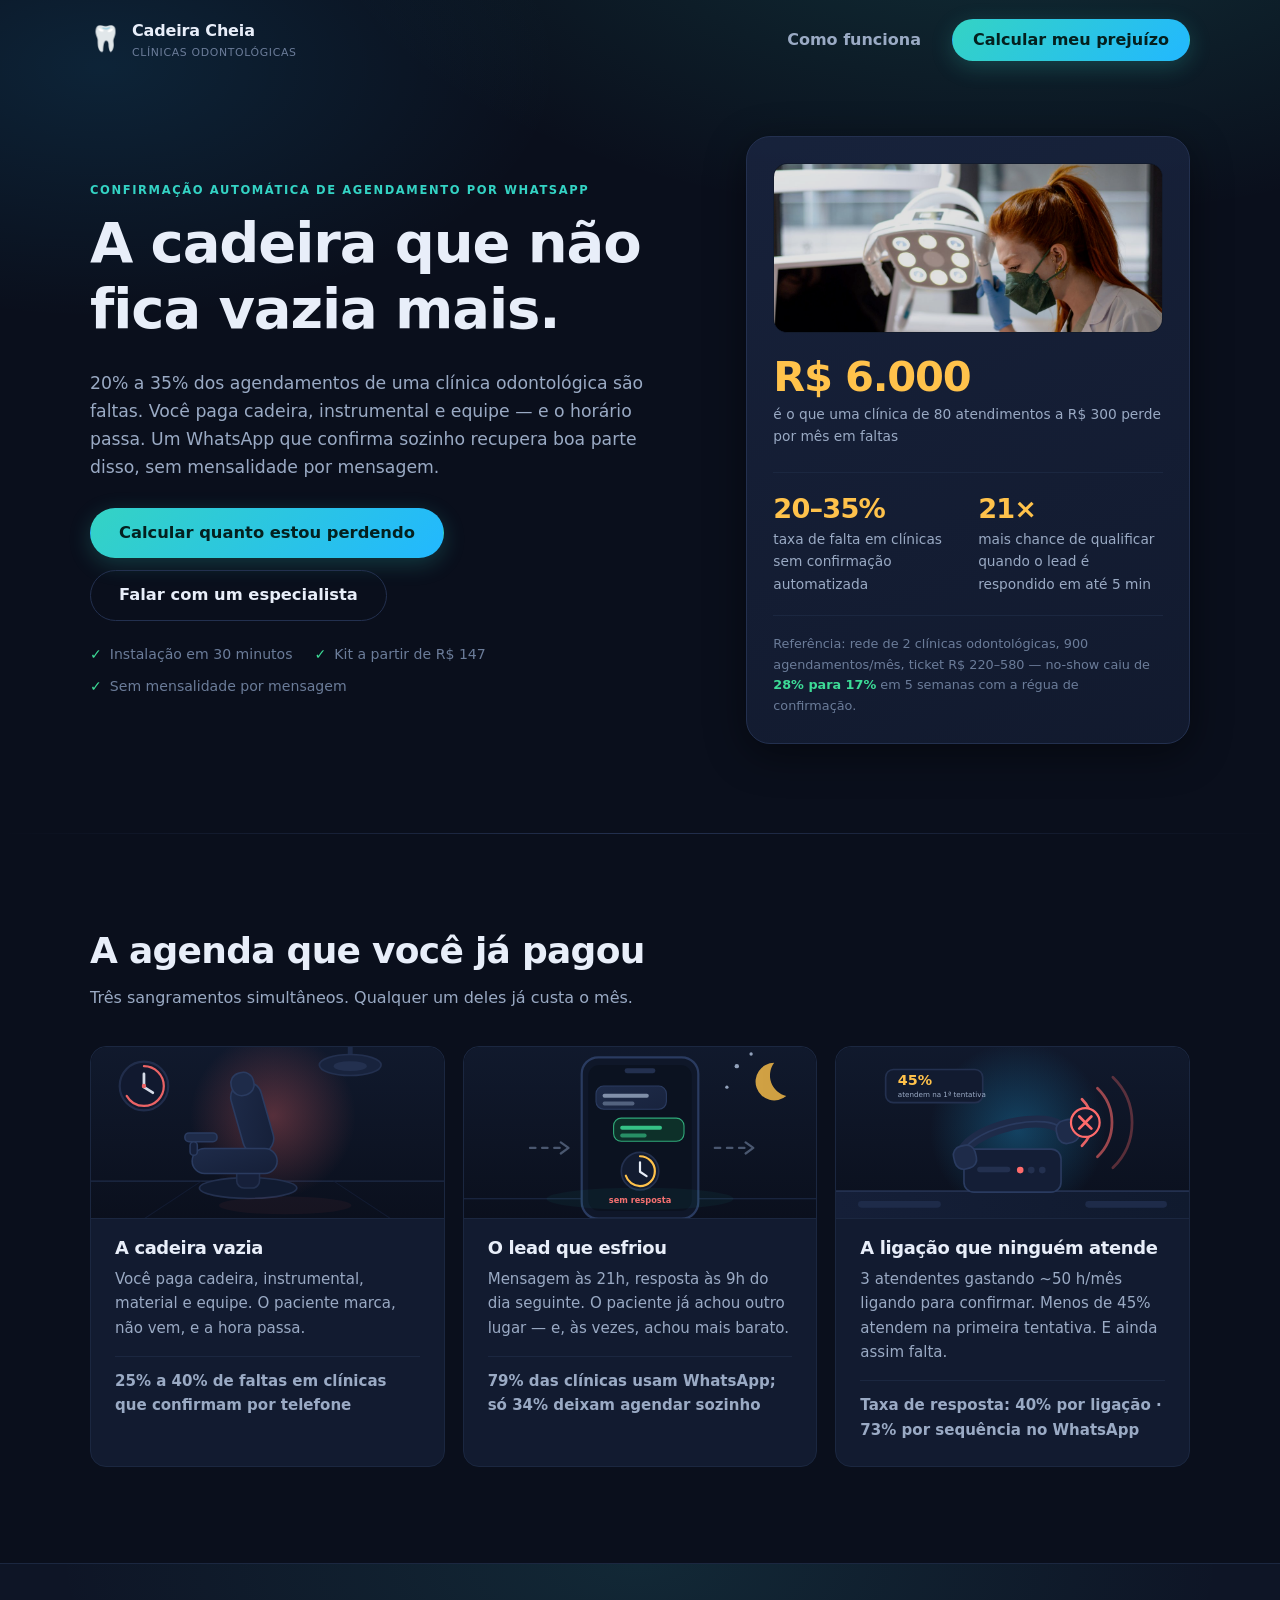
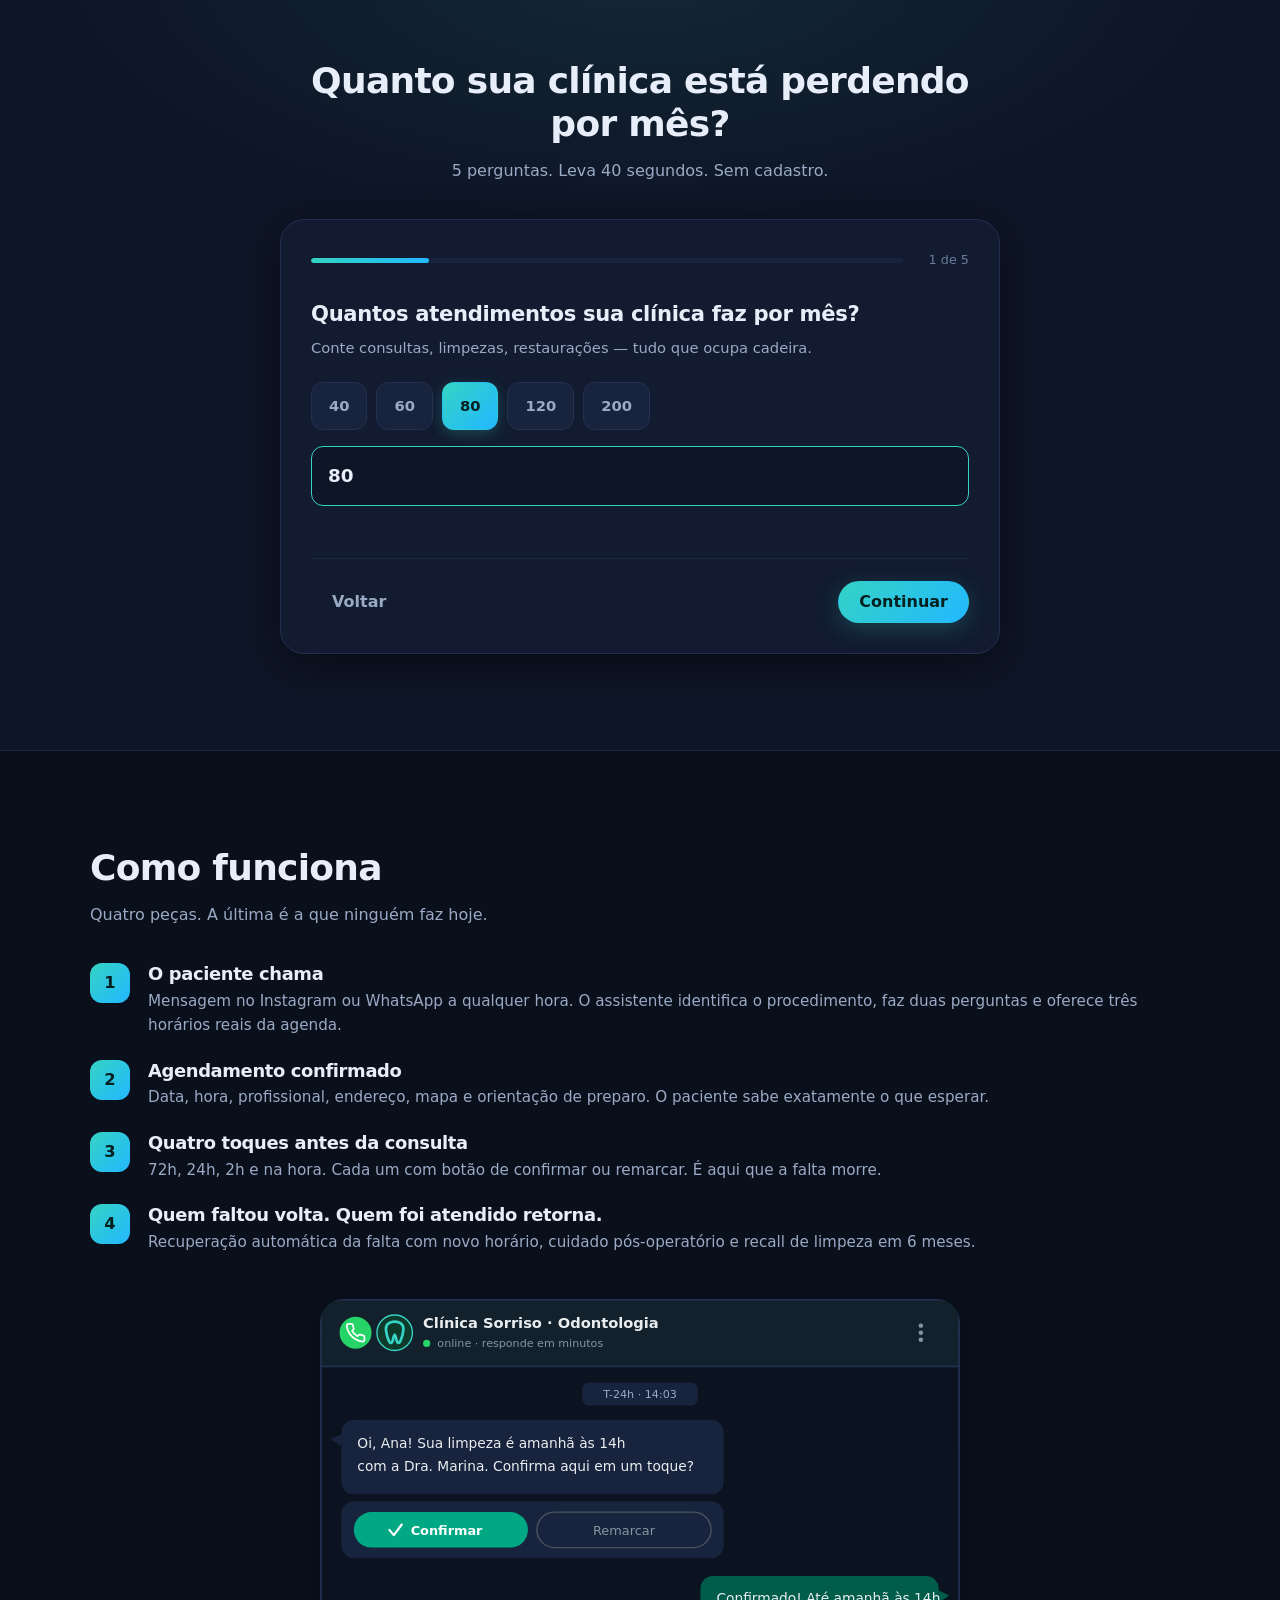
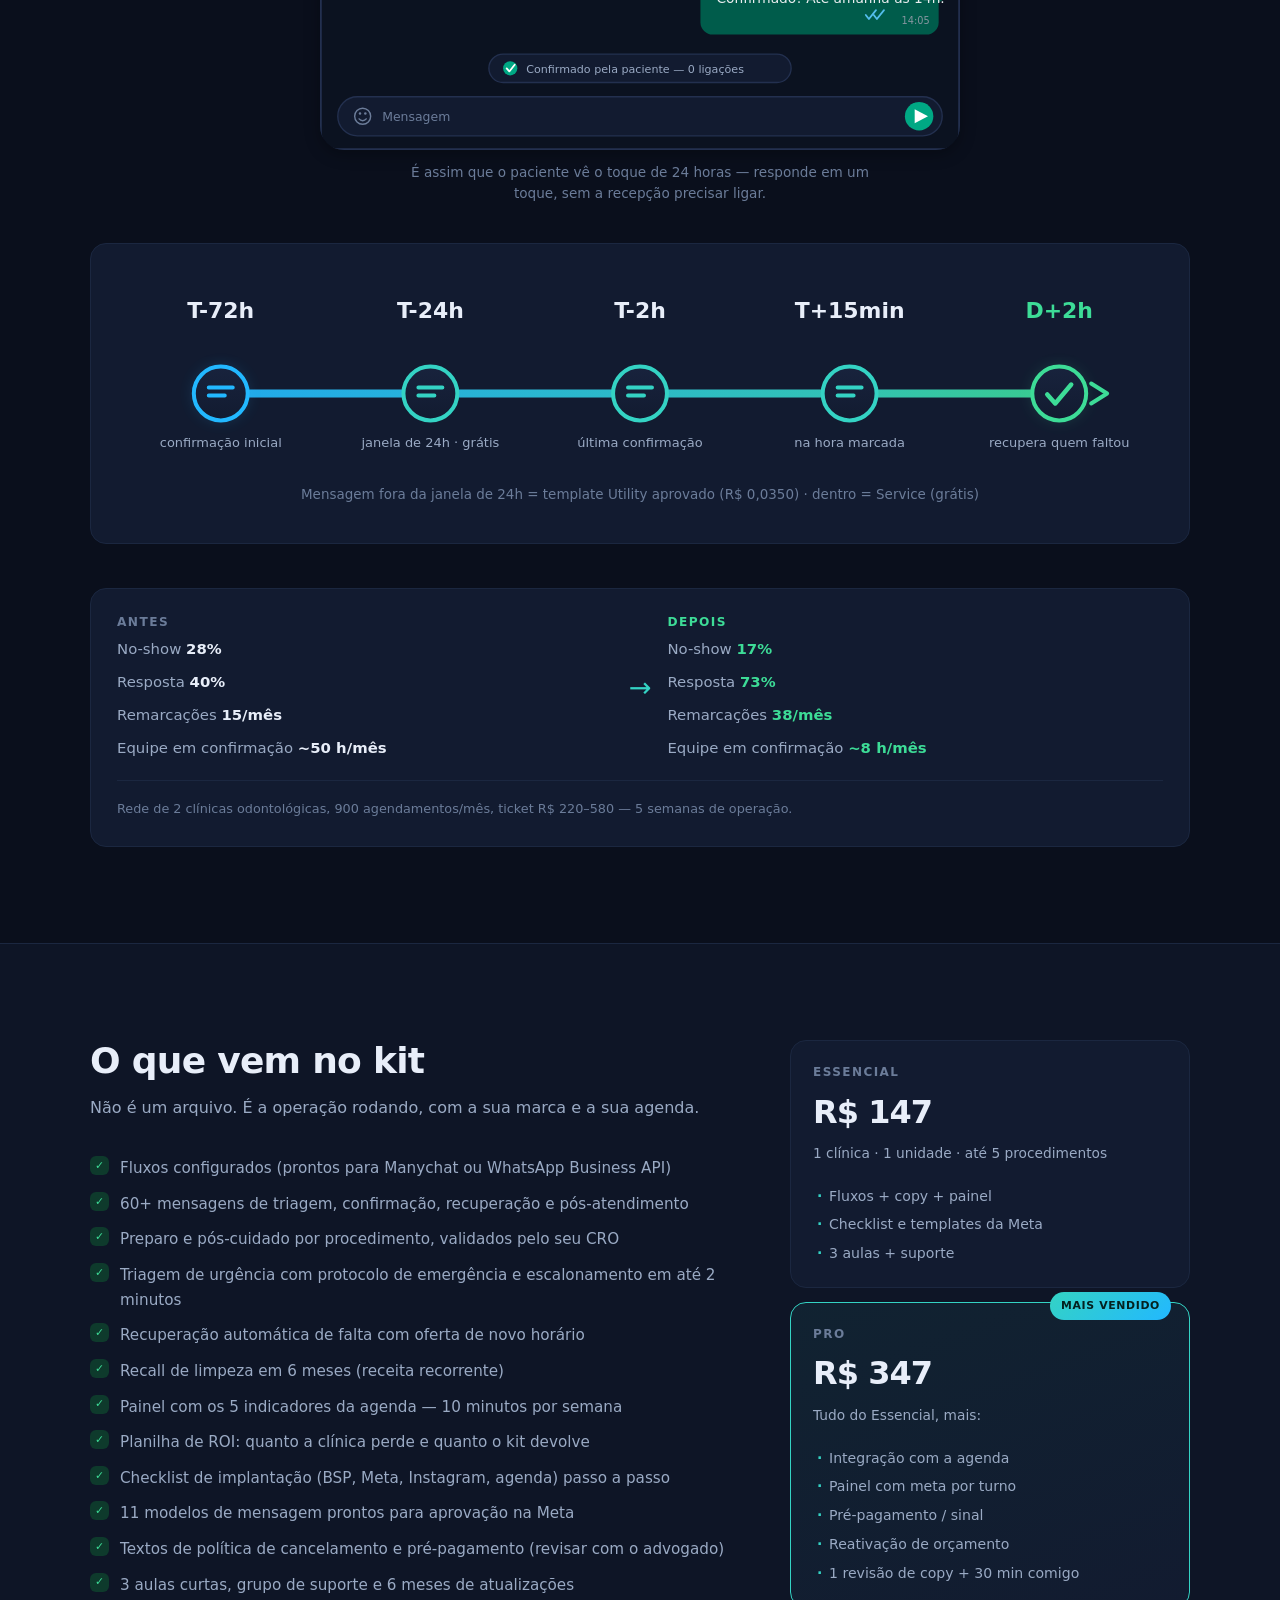
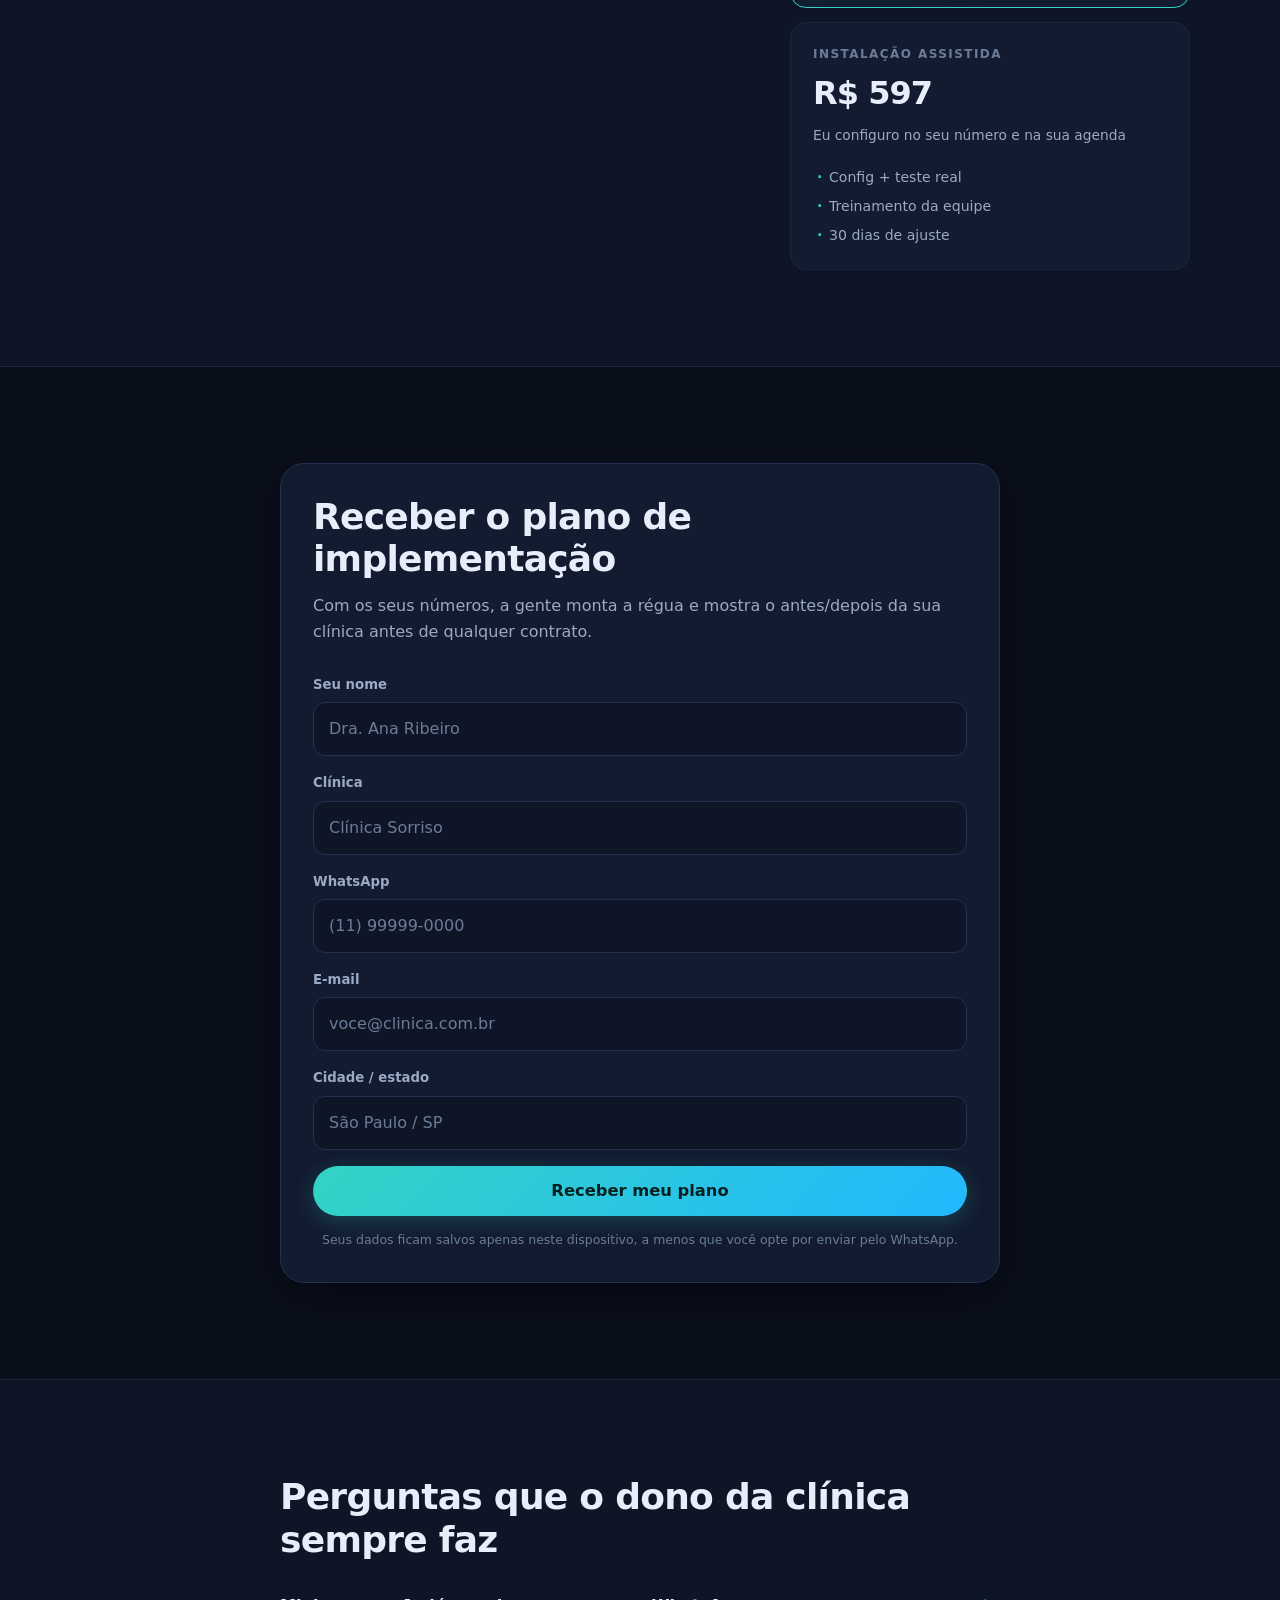
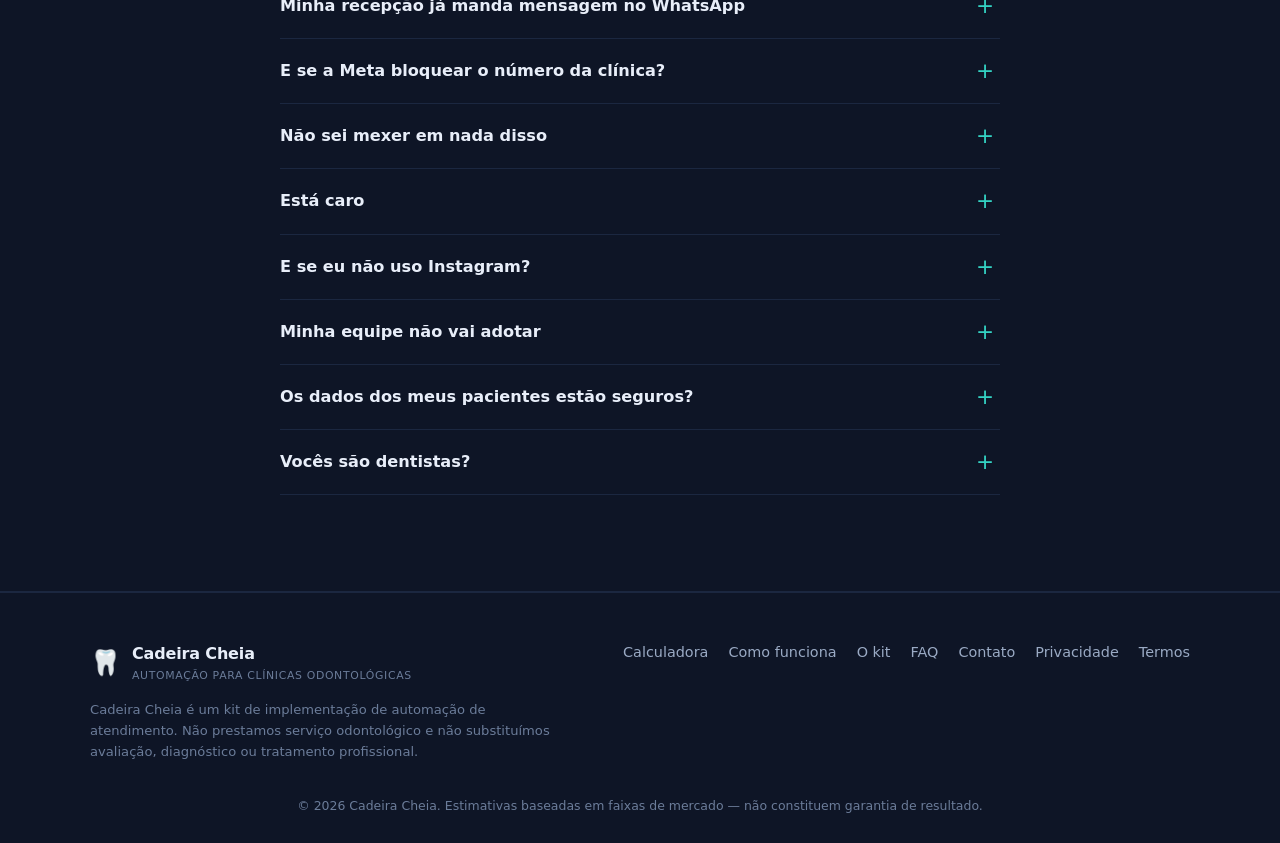
<file: index.html>
<!DOCTYPE html>
<html lang="pt-BR">
<head>
<meta charset="utf-8">
<meta name="viewport" content="width=device-width, initial-scale=1">
<title>Cadeira Cheia | Calculadora de Cadeira Vazia para Clínicas Odontológicas</title>
<meta name="description" content="Calcule quanto sua clínica odontológica está perdendo por mês em faltas e leads esfriados. Kit de confirmação automática por WhatsApp.">
<meta name="theme-color" content="#0B1220">
<meta name="robots" content="index, follow, max-image-preview:large">

<!-- URL canônica (troque a base quando apontar domínio próprio) -->
<link rel="canonical" href="https://gfseass-sketch.github.io/cadeira-cheia-calculadora/">
<link rel="sitemap" href="sitemap.xml">

<!-- Compartilhamento (WhatsApp, anúncios, redes) -->
<meta property="og:type" content="website">
<meta property="og:site_name" content="Cadeira Cheia">
<meta property="og:locale" content="pt_BR">
<meta property="og:url" content="https://gfseass-sketch.github.io/cadeira-cheia-calculadora/">
<meta property="og:title" content="Cadeira Cheia | Calculadora de Cadeira Vazia para Clínicas Odontológicas">
<meta property="og:description" content="Calcule quanto sua clínica odontológica está perdendo por mês em faltas e leads esfriados. Kit de confirmação automática por WhatsApp.">
<meta property="og:image" content="https://gfseass-sketch.github.io/cadeira-cheia-calculadora/assets/img/og-image.jpg">
<meta property="og:image:width" content="1200">
<meta property="og:image:height" content="630">
<meta property="og:image:alt" content="Cadeira Cheia — a cadeira que não fica vazia mais: calculadora de prejuízo com faltas para clínicas odontológicas">
<meta name="twitter:card" content="summary_large_image">
<meta name="twitter:title" content="Cadeira Cheia | Calculadora de Cadeira Vazia">
<meta name="twitter:description" content="Calcule quanto sua clínica odontológica está perdendo por mês em faltas e leads esfriados.">
<meta name="twitter:image" content="https://gfseass-sketch.github.io/cadeira-cheia-calculadora/assets/img/og-image.jpg">

<link rel="icon" type="image/svg+xml" href="assets/img/favicon.svg">
<link rel="apple-touch-icon" href="assets/img/apple-touch-icon.png">

<script type="application/ld+json">
{
  "@context": "https://schema.org",
  "@type": "SoftwareApplication",
  "name": "Cadeira Cheia — Calculadora de Cadeira Vazia",
  "alternateName": "Cadeira Cheia",
  "applicationCategory": "BusinessApplication",
  "operatingSystem": "Web",
  "inLanguage": "pt-BR",
  "url": "https://gfseass-sketch.github.io/cadeira-cheia-calculadora/",
  "image": "https://gfseass-sketch.github.io/cadeira-cheia-calculadora/assets/img/og-image.jpg",
  "description": "Calculadora de no-show para clínicas odontológicas: estima o prejuízo mensal com faltas e leads esfriados e apresenta o kit de confirmação automática de agendamento por WhatsApp.",
  "offers": {
    "@type": "Offer",
    "price": "147",
    "priceCurrency": "BRL",
    "description": "Kit Cadeira Cheia Essencial"
  }
}
</script>

<link rel="stylesheet" href="assets/styles.css">
</head>
<body>

<a class="skip" href="#calculadora">Pular para a calculadora</a>

<!-- ══ HERO ══════════════════════════════════════════════════════ -->
<header class="hero" id="topo">
  <nav class="nav">
    <div class="brand">
      <span class="brand-mark">🦷</span>
      <span class="brand-text">Cadeira Cheia<small>clínicas odontológicas</small></span>
    </div>
    <div class="nav-cta">
      <a class="btn btn-ghost" href="#como-funciona">Como funciona</a>
      <a class="btn btn-primary" href="#calculadora">Calcular meu prejuízo</a>
    </div>
  </nav>

  <div class="hero-inner">
    <div class="hero-copy">
      <p class="eyebrow">Confirmação automática de agendamento por WhatsApp</p>
      <h1>A cadeira que não fica vazia mais.</h1>
      <p class="lede">
        20% a 35% dos agendamentos de uma clínica odontológica são faltas. Você paga cadeira,
        instrumental e equipe — e o horário passa. Um WhatsApp que confirma sozinho recupera
        boa parte disso, sem mensalidade por mensagem.
      </p>
      <div class="hero-actions">
        <a class="btn btn-primary btn-lg" href="#calculadora">Calcular quanto estou perdendo</a>
        <a class="btn btn-outline btn-lg" id="hero-wa" href="#formulario">Falar com um especialista</a>
      </div>
      <ul class="hero-badges">
        <li>Instalação em 30 minutos</li>
        <li>Kit a partir de R$ 147</li>
        <li>Sem mensalidade por mensagem</li>
      </ul>
    </div>

    <aside class="hero-card" aria-label="Resumo do problema">
      <img class="hero-visual" src="assets/img/hero-foto.jpg" width="1200" height="1798" fetchpriority="high"
           alt="Dentista atendendo paciente sob a luz do refletor">
      <!-- foto: Pexels (licença livre) · id 19879741 · alternativas: 16098318, 12917374 -->
      <div class="stat">
        <span class="stat-num">R$ 6.000</span>
        <span class="stat-label">é o que uma clínica de 80 atendimentos a R$ 300 perde por mês em faltas</span>
      </div>
      <div class="stat-row">
        <div class="stat">
          <span class="stat-num sm">20–35%</span>
          <span class="stat-label">taxa de falta em clínicas sem confirmação automatizada</span>
        </div>
        <div class="stat">
          <span class="stat-num sm">21×</span>
          <span class="stat-label">mais chance de qualificar quando o lead é respondido em até 5 min</span>
        </div>
      </div>
      <p class="stat-foot">
        Referência: rede de 2 clínicas odontológicas, 900 agendamentos/mês, ticket R$ 220–580 —
        no-show caiu de <strong>28% para 17%</strong> em 5 semanas com a régua de confirmação.
      </p>
    </aside>
  </div>
</header>

<!-- ══ PROBLEMA ═══════════════════════════════════════════════════ -->
<section class="section" id="problema">
  <div class="container">
    <h2 class="section-title">A agenda que você já pagou</h2>
    <p class="section-sub">Três sangramentos simultâneos. Qualquer um deles já custa o mês.</p>

    <div class="grid-3">
      <article class="card">
        <img class="card-img" src="assets/img/problema-cadeira.svg" width="640" height="360" loading="lazy"
             alt="Cadeira odontológica vazia com o relógio correndo ao lado">
        <h3>A cadeira vazia</h3>
        <p>Você paga cadeira, instrumental, material e equipe. O paciente marca, não vem, e a hora passa.</p>
        <p class="card-num">25% a 40% de faltas em clínicas que confirmam por telefone</p>
      </article>
      <article class="card">
        <img class="card-img" src="assets/img/problema-lead.svg" width="640" height="360" loading="lazy"
             alt="Celular com mensagem enviada de madrugada e sem resposta">
        <h3>O lead que esfriou</h3>
        <p>Mensagem às 21h, resposta às 9h do dia seguinte. O paciente já achou outro lugar — e, às vezes, achou mais barato.</p>
        <p class="card-num">79% das clínicas usam WhatsApp; só 34% deixam agendar sozinho</p>
      </article>
      <article class="card">
        <img class="card-img" src="assets/img/problema-ligacao.svg" width="640" height="360" loading="lazy"
             alt="Telefone de recepção fora do gancho com ondas de chamada perdida">
        <h3>A ligação que ninguém atende</h3>
        <p>3 atendentes gastando ~50 h/mês ligando para confirmar. Menos de 45% atendem na primeira tentativa. E ainda assim falta.</p>
        <p class="card-num">Taxa de resposta: 40% por ligação · 73% por sequência no WhatsApp</p>
      </article>
    </div>
  </div>
</section>

<!-- ══ CALCULADORA ════════════════════════════════════════════════ -->
<section class="section section-calc" id="calculadora">
  <div class="container container-narrow">
    <div class="calc-head">
      <h2 class="section-title">Quanto sua clínica está perdendo por mês?</h2>
      <p class="section-sub">5 perguntas. Leva 40 segundos. Sem cadastro.</p>
    </div>

    <div class="calc" id="calc-app">

      <!-- ── FORMULÁRIO ── -->
      <div class="calc-progress" id="progress-wrap" aria-hidden="true">
        <div class="bar"><span id="progress-bar"></span></div>
        <span id="progress-label">1 de 5</span>
      </div>

      <form id="calc-form" novalidate>
        <div class="step" data-step="1">
          <p class="step-q">Quantos atendimentos sua clínica faz por mês?</p>
          <p class="step-h">Conte consultas, limpezas, restaurações — tudo que ocupa cadeira.</p>
          <div class="chips" data-chips="atendimentos" role="radiogroup" aria-label="Atendimentos por mês"></div>
          <input class="num-input" type="text" inputmode="numeric" id="atendimentos" name="atendimentos" autocomplete="off" placeholder="Ex.: 80">
          <p class="err" data-err="atendimentos"></p>
        </div>

        <div class="step" data-step="2" hidden>
          <p class="step-q">Qual o valor médio de um atendimento?</p>
          <p class="step-h">Uma estimativa serve. Use a ticket médio dos seus últimos 3 meses.</p>
          <div class="chips" data-chips="ticket" role="radiogroup" aria-label="Ticket médio"></div>
          <div class="field-money">
            <span class="prefix">R$</span>
            <input class="num-input" type="text" inputmode="decimal" id="ticket" name="ticket" autocomplete="off" placeholder="Ex.: 300">
          </div>
          <p class="err" data-err="ticket"></p>
        </div>

        <div class="step" data-step="3" hidden>
          <p class="step-q">Qual % dos seus pacientes falta hoje?</p>
          <p class="step-h">Se não souber, use 25% — é a média de clínicas que confirmam por telefone.</p>
          <div class="chips" data-chips="falta" role="radiogroup" aria-label="Taxa de falta"></div>
          <p class="err" data-err="falta"></p>
        </div>

        <div class="step" data-step="4" hidden>
          <p class="step-q">Quantos novos contatos chegam por mês no WhatsApp ou Instagram?</p>
          <p class="step-h">Mensagens de gente perguntando preço ou querendo marcar.</p>
          <div class="chips" data-chips="leads" role="radiogroup" aria-label="Leads por mês"></div>
          <input class="num-input" type="text" inputmode="numeric" id="leads" name="leads" autocomplete="off" placeholder="Ex.: 150">
          <p class="err" data-err="leads"></p>
        </div>

        <div class="step" data-step="5" hidden>
          <p class="step-q">Em que % dos casos você responde em menos de 5 minutos?</p>
          <p class="step-h">Responda em até 5 minutos = 21× mais chance de qualificar o lead.</p>
          <div class="chips" data-chips="resposta" role="radiogroup" aria-label="Respondidos em até 5 minutos"></div>
          <p class="err" data-err="resposta"></p>
        </div>

        <div class="calc-nav">
          <button type="button" class="btn btn-ghost" id="btn-back" hidden>Voltar</button>
          <button type="button" class="btn btn-primary" id="btn-next">Continuar</button>
        </div>
      </form>

      <!-- ── RESULTADO ── -->
      <div class="result" id="result" hidden aria-live="polite">
        <div class="result-head">
          <p class="eyebrow">Seu resultado</p>
          <h3 id="r-loss-label">Sua clínica perde</h3>
          <div class="loss" id="r-loss">R$ 0</div>
          <p class="loss-sub">por mês em horário pago e vazio + lead que esfriou</p>
        </div>

        <div class="result-grid">
          <div class="rcard rcard-good">
            <span class="rcard-tag">Recuperável com a régua</span>
            <span class="rcard-num" id="r-noshow">R$ 0</span>
            <span class="rcard-desc" id="r-noshow-desc"></span>
          </div>
          <div class="rcard rcard-good">
            <span class="rcard-tag">Lead que deixa de esfriar</span>
            <span class="rcard-num" id="r-lead">R$ 0</span>
            <span class="rcard-desc" id="r-lead-desc"></span>
          </div>
        </div>

        <div class="result-total">
          <div>
            <span class="rt-label">Total recuperável por mês</span>
            <span class="rt-num" id="r-total">R$ 0</span>
          </div>
          <div class="payback">
            <span class="rt-label">Payback do kit (R$ 147)</span>
            <span class="rt-num accent" id="r-payback">—</span>
          </div>
        </div>

        <ul class="result-facts">
          <li><span id="r-faltas">—</span></li>
          <li><span id="r-12m">—</span></li>
          <li><span id="r-custo">—</span></li>
          <li><span id="r-horas">—</span></li>
        </ul>

        <p class="disclaimer">
          Estimativa baseada em faixas de mercado (no-show de 20–35% sem confirmação automatizada;
          queda de 30–50% com régua de 4 toques; lead→agendamento de 12% via WhatsApp, 21% entre os
          que respondem). Não é garantia de resultado.
        </p>

        <div class="result-actions">
          <a class="btn btn-primary btn-lg" id="r-wa" href="#formulario" target="_blank" rel="noopener">Falar com especialista</a>
          <button type="button" class="btn btn-outline" id="btn-copy">Copiar resumo</button>
          <button type="button" class="btn btn-ghost" id="btn-download">Baixar .txt</button>
          <button type="button" class="btn btn-ghost" id="btn-restart">Recalcular</button>
        </div>
      </div>
    </div>
  </div>
</section>

<!-- ══ COMO FUNCIONA ══════════════════════════════════════════════ -->
<section class="section" id="como-funciona">
  <div class="container">
    <h2 class="section-title">Como funciona</h2>
    <p class="section-sub">Quatro peças. A última é a que ninguém faz hoje.</p>

    <ol class="steps">
      <li>
        <span class="step-num">1</span>
        <div>
          <h3>O paciente chama</h3>
          <p>Mensagem no Instagram ou WhatsApp a qualquer hora. O assistente identifica o procedimento, faz duas perguntas e oferece três horários reais da agenda.</p>
        </div>
      </li>
      <li>
        <span class="step-num">2</span>
        <div>
          <h3>Agendamento confirmado</h3>
          <p>Data, hora, profissional, endereço, mapa e orientação de preparo. O paciente sabe exatamente o que esperar.</p>
        </div>
      </li>
      <li>
        <span class="step-num">3</span>
        <div>
          <h3>Quatro toques antes da consulta</h3>
          <p>72h, 24h, 2h e na hora. Cada um com botão de confirmar ou remarcar. É aqui que a falta morre.</p>
        </div>
      </li>
      <li>
        <span class="step-num">4</span>
        <div>
          <h3>Quem faltou volta. Quem foi atendido retorna.</h3>
          <p>Recuperação automática da falta com novo horário, cuidado pós-operatório e recall de limpeza em 6 meses.</p>
        </div>
      </li>
    </ol>

    <figure class="chat-visual">
      <img src="assets/img/chat-whatsapp.svg" width="720" height="508" loading="lazy"
           alt="Conversa de WhatsApp de clínica odontológica: lembrete de limpeza para a paciente, com botões Confirmar e Remarcar, e a resposta Confirmado com visto azul">
      <figcaption>É assim que o paciente vê o toque de 24 horas — responde em um toque, sem a recepção precisar ligar.</figcaption>
    </figure>

    <figure class="flow-visual">
      <img src="assets/img/regua.svg" width="1100" height="300" loading="lazy"
           alt="Linha do tempo da régua: T-72h, T-24h, T-2h, T+15min e recuperação em D+2h">
      <figcaption class="flow-hint">Arraste para o lado para ver a régua inteira.</figcaption>
    </figure>

    <div class="beforeafter">
      <div class="ba-col">
        <h4>Antes</h4>
        <ul>
          <li>No-show <strong>28%</strong></li>
          <li>Resposta <strong>40%</strong></li>
          <li>Remarcações <strong>15/mês</strong></li>
          <li>Equipe em confirmação <strong>~50 h/mês</strong></li>
        </ul>
      </div>
      <div class="ba-arrow" aria-hidden="true">→</div>
      <div class="ba-col ba-col-after">
        <h4>Depois</h4>
        <ul>
          <li>No-show <strong>17%</strong></li>
          <li>Resposta <strong>73%</strong></li>
          <li>Remarcações <strong>38/mês</strong></li>
          <li>Equipe em confirmação <strong>~8 h/mês</strong></li>
        </ul>
      </div>
      <p class="ba-foot">Rede de 2 clínicas odontológicas, 900 agendamentos/mês, ticket R$ 220–580 — 5 semanas de operação.</p>
    </div>
  </div>
</section>

<!-- ══ KIT ═════════════════════════════════════════════════════════ -->
<section class="section section-alt" id="kit">
  <div class="container">
    <div class="kit-grid">
      <div>
        <h2 class="section-title">O que vem no kit</h2>
        <p class="section-sub">Não é um arquivo. É a operação rodando, com a sua marca e a sua agenda.</p>
        <ul class="checklist">
          <li>Fluxos configurados (prontos para Manychat ou WhatsApp Business API)</li>
          <li>60+ mensagens de triagem, confirmação, recuperação e pós-atendimento</li>
          <li>Preparo e pós-cuidado por procedimento, validados pelo seu CRO</li>
          <li>Triagem de urgência com protocolo de emergência e escalonamento em até 2 minutos</li>
          <li>Recuperação automática de falta com oferta de novo horário</li>
          <li>Recall de limpeza em 6 meses (receita recorrente)</li>
          <li>Painel com os 5 indicadores da agenda — 10 minutos por semana</li>
          <li>Planilha de ROI: quanto a clínica perde e quanto o kit devolve</li>
          <li>Checklist de implantação (BSP, Meta, Instagram, agenda) passo a passo</li>
          <li>11 modelos de mensagem prontos para aprovação na Meta</li>
          <li>Textos de política de cancelamento e pré-pagamento (revisar com o advogado)</li>
          <li>3 aulas curtas, grupo de suporte e 6 meses de atualizações</li>
        </ul>
      </div>

      <div class="pricing">
        <div class="price-card">
          <span class="price-name">Essencial</span>
          <span class="price-value">R$ 147</span>
          <span class="price-desc">1 clínica · 1 unidade · até 5 procedimentos</span>
          <ul>
            <li>Fluxos + copy + painel</li>
            <li>Checklist e templates da Meta</li>
            <li>3 aulas + suporte</li>
          </ul>
        </div>
        <div class="price-card price-card-hot">
          <span class="price-badge">Mais vendido</span>
          <span class="price-name">Pro</span>
          <span class="price-value">R$ 347</span>
          <span class="price-desc">Tudo do Essencial, mais:</span>
          <ul>
            <li>Integração com a agenda</li>
            <li>Painel com meta por turno</li>
            <li>Pré-pagamento / sinal</li>
            <li>Reativação de orçamento</li>
            <li>1 revisão de copy + 30 min comigo</li>
          </ul>
        </div>
        <div class="price-card">
          <span class="price-name">Instalação assistida</span>
          <span class="price-value">R$ 597</span>
          <span class="price-desc">Eu configuro no seu número e na sua agenda</span>
          <ul>
            <li>Config + teste real</li>
            <li>Treinamento da equipe</li>
            <li>30 dias de ajuste</li>
          </ul>
        </div>
      </div>
    </div>
  </div>
</section>

<!-- ══ FORMULÁRIO ══════════════════════════════════════════════════ -->
<section class="section" id="formulario">
  <div class="container container-narrow">
    <div class="form-card">
      <h2 class="section-title">Receber o plano de implementação</h2>
      <p class="section-sub">Com os seus números, a gente monta a régua e mostra o antes/depois da sua clínica antes de qualquer contrato.</p>

      <form id="lead-form" novalidate>
        <div class="field">
          <label for="lf-nome">Seu nome</label>
          <input id="lf-nome" name="nome" type="text" autocomplete="name" placeholder="Dra. Ana Ribeiro">
        </div>
        <div class="field">
          <label for="lf-clinica">Clínica</label>
          <input id="lf-clinica" name="clinica" type="text" autocomplete="organization" placeholder="Clínica Sorriso">
        </div>
        <div class="field">
          <label for="lf-wa">WhatsApp</label>
          <input id="lf-wa" name="whatsapp" type="tel" inputmode="tel" autocomplete="tel" placeholder="(11) 99999-0000">
        </div>
        <div class="field">
          <label for="lf-email">E-mail</label>
          <input id="lf-email" name="email" type="email" autocomplete="email" placeholder="voce@clinica.com.br">
        </div>
        <div class="field">
          <label for="lf-cidade">Cidade / estado</label>
          <input id="lf-cidade" name="cidade" type="text" placeholder="São Paulo / SP">
        </div>
        <button type="submit" class="btn btn-primary btn-lg btn-block" id="lead-submit">Receber meu plano</button>
        <p class="form-note" id="lead-note">
          Seus dados ficam salvos apenas neste dispositivo, a menos que você opte por enviar pelo WhatsApp.
        </p>
      </form>

      <div class="form-done" id="lead-done" hidden>
        <p class="done-mark">✓</p>
        <h3>Resumo gerado, {nome}.</h3>
        <p>O plano com os seus números está pronto. Toque no botão para enviar pelo WhatsApp ou copie o resumo abaixo.</p>
        <div class="done-actions">
          <a class="btn btn-primary" id="lead-wa" href="#">Enviar pelo WhatsApp</a>
          <button type="button" class="btn btn-outline" id="lead-copy">Copiar resumo</button>
        </div>
        <pre class="summary" id="lead-summary"></pre>
      </div>
    </div>
  </div>
</section>

<!-- ══ FAQ ═════════════════════════════════════════════════════════ -->
<section class="section section-alt" id="faq">
  <div class="container container-narrow">
    <h2 class="section-title">Perguntas que o dono da clínica sempre faz</h2>

    <details class="faq-item">
      <summary>Minha recepção já manda mensagem no WhatsApp</summary>
      <p>Sim — e é provavelmente por isso que parte dos seus agendamentos vira falta. A diferença não é <em>mandar</em> mensagem, é <em>confirmar</em>. A régua faz quatro toques em momentos definidos, com botões de confirmar e remarcar, e recupera quem faltou. Se a sua equipe já responde em 5 minutos e já cobra confirmação, o que falta é o painel. Me conta que eu digo se vale.</p>
    </details>
    <details class="faq-item">
      <summary>E se a Meta bloquear o número da clínica?</summary>
      <p>Por isso o kit usa API oficial com BSP homologado e nunca automação de WhatsApp comum. A mitigação faz parte do checklist: 2FA, Business Manager com admins definidos, templates aprovados e verificação de qualidade do perfil. E a estrutura é validada primeiro em número de teste, antes de tocar no número que atende os pacientes.</p>
    </details>
    <details class="faq-item">
      <summary>Não sei mexer em nada disso</summary>
      <p>Você não usa. O assistente faz a triagem, a régua confirma, o painel mostra o resultado. A única exigência da sua equipe é lançar a agenda 5 minutos por dia. Se preferir, existe a Instalação Assistida, em que eu configuro tudo com você.</p>
    </details>
    <details class="faq-item">
      <summary>Está caro</summary>
      <p>Vamos por partes: qual o seu faturamento de atendimentos? Com 25% de falta em 80 atendimentos a R$300, são R$6.000 por mês. O kit custa R$147 e se paga em um dia. A pergunta não é se é caro — é se R$6.000 por mês na mesa é normal para a sua operação.</p>
    </details>
    <details class="faq-item">
      <summary>E se eu não uso Instagram?</summary>
      <p>Funciona igual, com uma diferença técnica: os lembretes de 72h, 24h e 2h antes exigem WhatsApp com API oficial, porque o Instagram não permite envio confiável fora da janela de 24 horas. Se você já tem WhatsApp Business, o kit é plugado. Se não tem, a instalação cobre esse passo.</p>
    </details>
    <details class="faq-item">
      <summary>Minha equipe não vai adotar</summary>
      <p>Ninguém precisa adotar nada. O assistente cuida da parte repetitiva e a equipe só entra quando a IA não entende — com o contexto já montado. No relatório mensal, o tempo da equipe devolvido aparece como uma das linhas.</p>
    </details>
    <details class="faq-item">
      <summary>Os dados dos meus pacientes estão seguros?</summary>
      <p>O assistente não coleta dado de saúde, não diagnostica e não substitui atendimento. Você recebe o contrato de operador (LGPD art. 39), o aviso de privacidade e os textos de política de cancelamento prontos para o seu advogado revisar. A clínica é a controladora dos dados.</p>
    </details>
    <details class="faq-item">
      <summary>Vocês são dentistas?</summary>
      <p>Não. Fazemos automação de atendimento e agendamento. Todo texto clínico de preparo e pós-cuidado é validado pelo seu CRO antes de ir para produção — essa é uma condição do kit, não uma recomendação.</p>
    </details>
  </div>
</section>

<!-- ══ FOOTER ══════════════════════════════════════════════════════ -->
<footer class="footer">
  <div class="container footer-inner">
    <div>
      <div class="brand">
        <span class="brand-mark">🦷</span>
        <span class="brand-text">Cadeira Cheia<small>automação para clínicas odontológicas</small></span>
      </div>
      <p class="footer-note">
        Cadeira Cheia é um kit de implementação de automação de atendimento. Não prestamos serviço
        odontológico e não substituímos avaliação, diagnóstico ou tratamento profissional.
      </p>
    </div>
    <nav class="footer-links">
      <a href="#calculadora">Calculadora</a>
      <a href="#como-funciona">Como funciona</a>
      <a href="#kit">O kit</a>
      <a href="#faq">FAQ</a>
      <a href="#formulario">Contato</a>
      <a href="privacidade.html">Privacidade</a>
      <a href="termos.html">Termos</a>
    </nav>
  </div>
  <p class="footer-base" id="footer-base"></p>
</footer>

<div class="toast" id="toast" role="status" aria-live="polite"></div>

<script src="assets/app.js"></script>
</body>
</html>
</file>
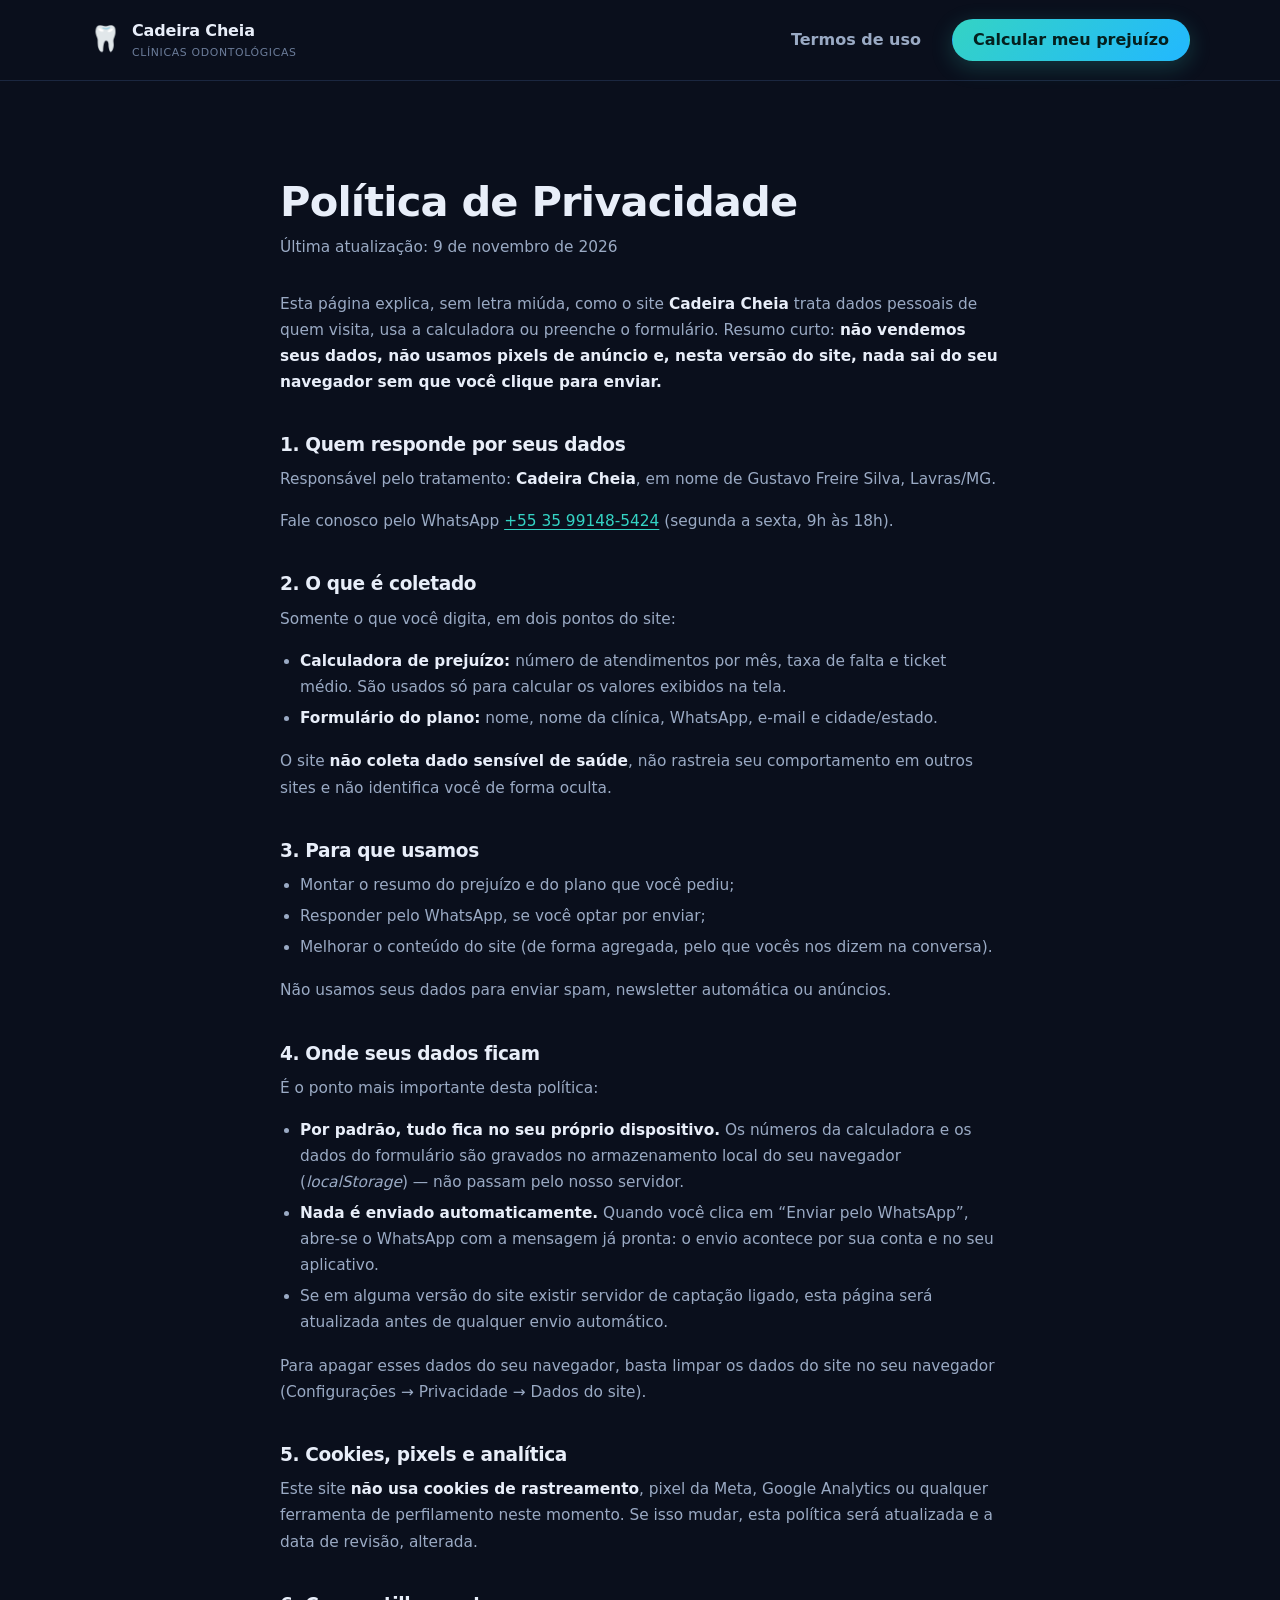
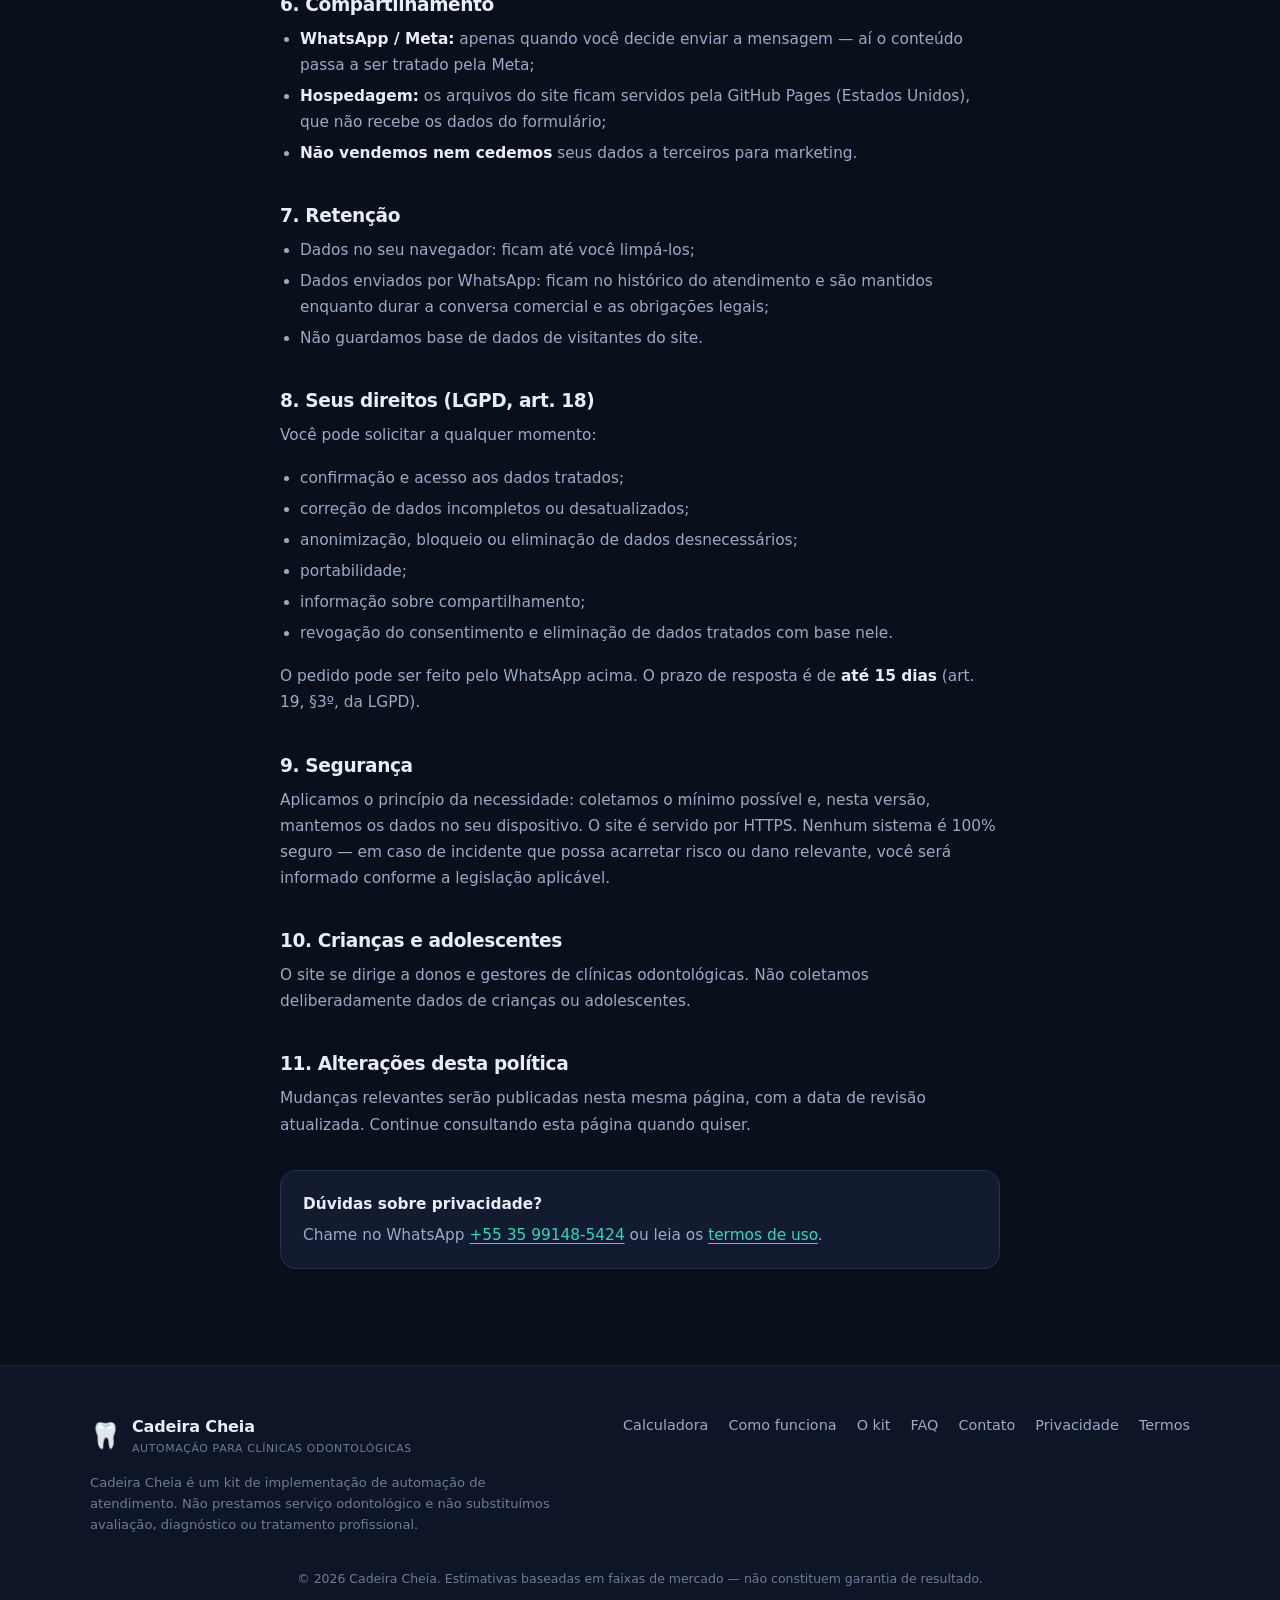
<file: privacidade.html>
<!DOCTYPE html>
<html lang="pt-BR">
<head>
<meta charset="utf-8">
<meta name="viewport" content="width=device-width, initial-scale=1">
<title>Política de Privacidade | Cadeira Cheia</title>
<meta name="description" content="Como o site Cadeira Cheia trata seus dados: o que o formulário coleta, onde os dados ficam e como exercer seus direitos pela LGPD.">
<meta name="theme-color" content="#0B1220">
<meta name="robots" content="index, follow">
<link rel="canonical" href="https://gfseass-sketch.github.io/cadeira-cheia-calculadora/privacidade.html">
<meta property="og:type" content="article">
<meta property="og:site_name" content="Cadeira Cheia">
<meta property="og:locale" content="pt_BR">
<meta property="og:url" content="https://gfseass-sketch.github.io/cadeira-cheia-calculadora/privacidade.html">
<meta property="og:title" content="Política de Privacidade | Cadeira Cheia">
<meta property="og:description" content="O que coletamos no formulário, onde seus dados ficam e como exercer seus direitos pela LGPD.">
<meta property="og:image" content="https://gfseass-sketch.github.io/cadeira-cheia-calculadora/assets/img/og-image.jpg">
<meta name="twitter:card" content="summary_large_image">
<meta name="twitter:title" content="Política de Privacidade | Cadeira Cheia">
<meta name="twitter:image" content="https://gfseass-sketch.github.io/cadeira-cheia-calculadora/assets/img/og-image.jpg">
<link rel="icon" type="image/svg+xml" href="assets/img/favicon.svg">
<link rel="apple-touch-icon" href="assets/img/apple-touch-icon.png">
<link rel="stylesheet" href="assets/styles.css">
<!-- PREENCHER antes de divulgar: razão social / CNPJ do responsável e
     e-mail do encarregado (DPO), quando houver — seções 1 e 9. -->
</head>
<body>

<header class="legal-top">
  <nav class="nav">
    <a class="brand" href="./">
      <span class="brand-mark">🦷</span>
      <span class="brand-text">Cadeira Cheia<small>clínicas odontológicas</small></span>
    </a>
    <div class="nav-cta">
      <a class="btn btn-ghost" href="termos.html">Termos de uso</a>
      <a class="btn btn-primary" href="./#calculadora">Calcular meu prejuízo</a>
    </div>
  </nav>
</header>

<main class="section legal">
  <div class="container container-narrow">
    <h1>Política de Privacidade</h1>
    <p class="legal-updated">Última atualização: 9 de novembro de 2026</p>

    <p>
      Esta página explica, sem letra miúda, como o site <strong>Cadeira Cheia</strong>
      trata dados pessoais de quem visita, usa a calculadora ou preenche o formulário.
      Resumo curto: <strong>não vendemos seus dados, não usamos pixels de anúncio e,
      nesta versão do site, nada sai do seu navegador sem que você clique para enviar.</strong>
    </p>

    <h2>1. Quem responde por seus dados</h2>
    <p>
      Responsável pelo tratamento: <strong>Cadeira Cheia</strong>, em nome de
      Gustavo Freire Silva, Lavras/MG.
      <!-- PREENCHER: razão social e CNPJ, quando houver -->
    </p>
    <p>
      Fale conosco pelo WhatsApp
      <a href="https://wa.me/5535991485424" rel="noopener">+55 35 99148-5424</a>
      (segunda a sexta, 9h às 18h).
      <!-- PREENCHER: e-mail do encarregado (DPO), quando houver -->
    </p>

    <h2>2. O que é coletado</h2>
    <p>Somente o que você digita, em dois pontos do site:</p>
    <ul>
      <li><strong>Calculadora de prejuízo:</strong> número de atendimentos por mês, taxa de falta e ticket médio. São usados só para calcular os valores exibidos na tela.</li>
      <li><strong>Formulário do plano:</strong> nome, nome da clínica, WhatsApp, e-mail e cidade/estado.</li>
    </ul>
    <p>
      O site <strong>não coleta dado sensível de saúde</strong>, não rastreia seu
      comportamento em outros sites e não identifica você de forma oculta.
    </p>

    <h2>3. Para que usamos</h2>
    <ul>
      <li>Montar o resumo do prejuízo e do plano que você pediu;</li>
      <li>Responder pelo WhatsApp, se você optar por enviar;</li>
      <li>Melhorar o conteúdo do site (de forma agregada, pelo que vocês nos dizem na conversa).</li>
    </ul>
    <p>Não usamos seus dados para enviar spam, newsletter automática ou anúncios.</p>

    <h2>4. Onde seus dados ficam</h2>
    <p>É o ponto mais importante desta política:</p>
    <ul>
      <li>
        <strong>Por padrão, tudo fica no seu próprio dispositivo.</strong> Os números
        da calculadora e os dados do formulário são gravados no armazenamento local
        do seu navegador (<em>localStorage</em>) — não passam pelo nosso servidor.
      </li>
      <li>
        <strong>Nada é enviado automaticamente.</strong> Quando você clica em
        “Enviar pelo WhatsApp”, abre-se o WhatsApp com a mensagem já pronta: o envio
        acontece por sua conta e no seu aplicativo.
      </li>
      <li>
        Se em alguma versão do site existir servidor de captação ligado, esta página
        será atualizada antes de qualquer envio automático.
      </li>
    </ul>
    <p>
      Para apagar esses dados do seu navegador, basta limpar os dados do site no
      seu navegador (Configurações → Privacidade → Dados do site).
    </p>

    <h2>5. Cookies, pixels e analítica</h2>
    <p>
      Este site <strong>não usa cookies de rastreamento</strong>, pixel da Meta,
      Google Analytics ou qualquer ferramenta de perfilamento neste momento.
      Se isso mudar, esta política será atualizada e a data de revisão, alterada.
    </p>

    <h2>6. Compartilhamento</h2>
    <ul>
      <li><strong>WhatsApp / Meta:</strong> apenas quando você decide enviar a mensagem — aí o conteúdo passa a ser tratado pela Meta;</li>
      <li><strong>Hospedagem:</strong> os arquivos do site ficam servidos pela GitHub Pages (Estados Unidos), que não recebe os dados do formulário;</li>
      <li><strong>Não vendemos nem cedemos</strong> seus dados a terceiros para marketing.</li>
    </ul>

    <h2>7. Retenção</h2>
    <ul>
      <li>Dados no seu navegador: ficam até você limpá-los;</li>
      <li>Dados enviados por WhatsApp: ficam no histórico do atendimento e são mantidos enquanto durar a conversa comercial e as obrigações legais;</li>
      <li>Não guardamos base de dados de visitantes do site.</li>
    </ul>

    <h2>8. Seus direitos (LGPD, art. 18)</h2>
    <p>Você pode solicitar a qualquer momento:</p>
    <ul>
      <li>confirmação e acesso aos dados tratados;</li>
      <li>correção de dados incompletos ou desatualizados;</li>
      <li>anonimização, bloqueio ou eliminação de dados desnecessários;</li>
      <li>portabilidade;</li>
      <li>informação sobre compartilhamento;</li>
      <li>revogação do consentimento e eliminação de dados tratados com base nele.</li>
    </ul>
    <p>
      O pedido pode ser feito pelo WhatsApp acima. O prazo de resposta é de
      <strong>até 15 dias</strong> (art. 19, §3º, da LGPD).
    </p>

    <h2>9. Segurança</h2>
    <p>
      Aplicamos o princípio da necessidade: coletamos o mínimo possível e, nesta
      versão, mantemos os dados no seu dispositivo. O site é servido por HTTPS.
      Nenhum sistema é 100% seguro — em caso de incidente que possa acarretar risco
      ou dano relevante, você será informado conforme a legislação aplicável.
    </p>

    <h2>10. Crianças e adolescentes</h2>
    <p>
      O site se dirige a donos e gestores de clínicas odontológicas. Não coletamos
      deliberadamente dados de crianças ou adolescentes.
    </p>

    <h2>11. Alterações desta política</h2>
    <p>
      Mudanças relevantes serão publicadas nesta mesma página, com a data de
      revisão atualizada. Continue consultando esta página quando quiser.
    </p>

    <div class="contact-box">
      <p><strong>Dúvidas sobre privacidade?</strong></p>
      <p>
        Chame no WhatsApp
        <a href="https://wa.me/5535991485424" rel="noopener">+55 35 99148-5424</a>
        ou leia os <a href="termos.html">termos de uso</a>.
      </p>
    </div>
  </div>
</main>

<footer class="footer">
  <div class="container footer-inner">
    <div>
      <div class="brand">
        <span class="brand-mark">🦷</span>
        <span class="brand-text">Cadeira Cheia<small>automação para clínicas odontológicas</small></span>
      </div>
      <p class="footer-note">
        Cadeira Cheia é um kit de implementação de automação de atendimento. Não prestamos serviço
        odontológico e não substituímos avaliação, diagnóstico ou tratamento profissional.
      </p>
    </div>
    <nav class="footer-links">
      <a href="./#calculadora">Calculadora</a>
      <a href="./#como-funciona">Como funciona</a>
      <a href="./#kit">O kit</a>
      <a href="./#faq">FAQ</a>
      <a href="./#formulario">Contato</a>
      <a href="privacidade.html">Privacidade</a>
      <a href="termos.html">Termos</a>
    </nav>
  </div>
  <p class="footer-base">© 2026 Cadeira Cheia. Estimativas baseadas em faixas de mercado — não constituem garantia de resultado.</p>
</footer>

</body>
</html>
</file>
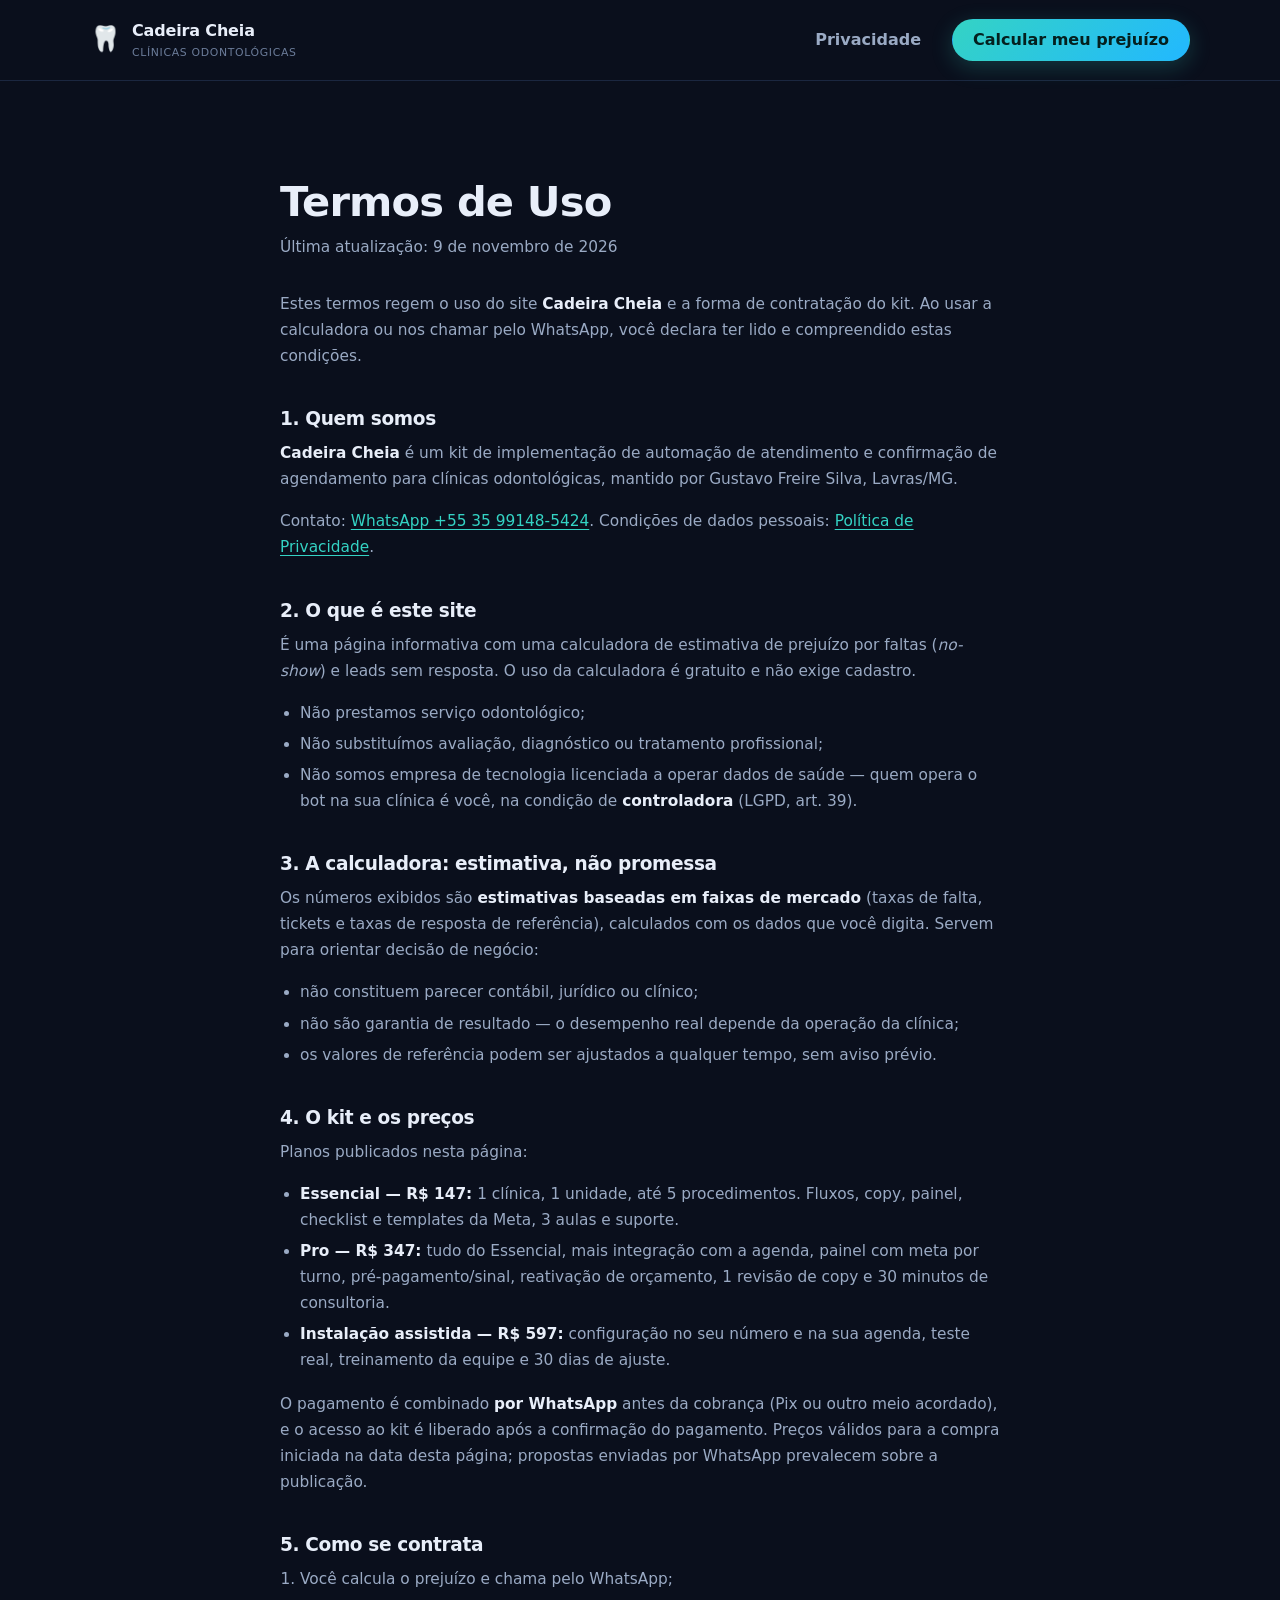
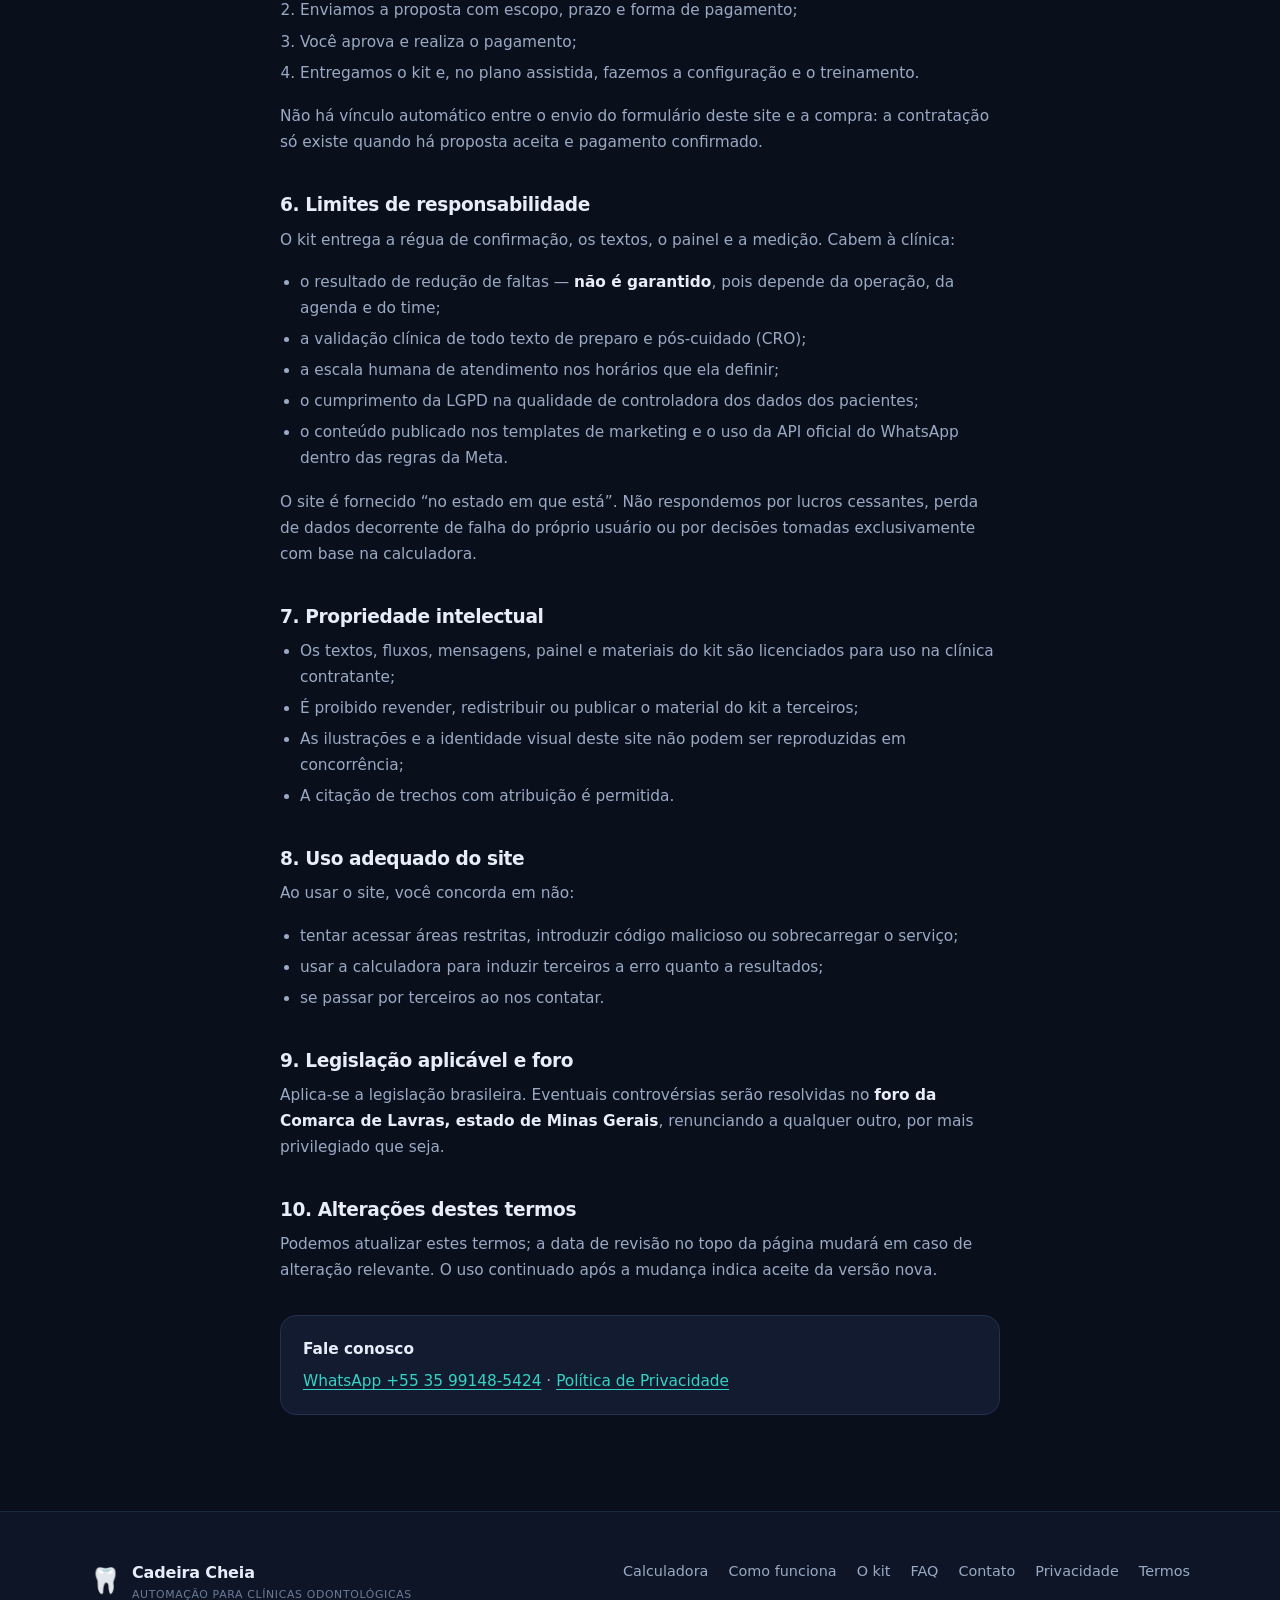
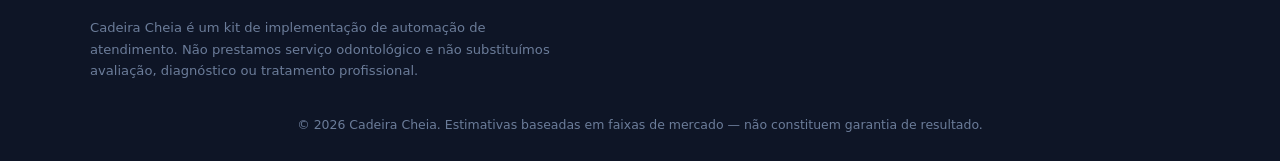
<file: termos.html>
<!DOCTYPE html>
<html lang="pt-BR">
<head>
<meta charset="utf-8">
<meta name="viewport" content="width=device-width, initial-scale=1">
<title>Termos de Uso | Cadeira Cheia</title>
<meta name="description" content="Condições de uso do site Cadeira Cheia: o que é a calculadora, como funciona a compra do kit, limites de responsabilidade e direitos autorais.">
<meta name="theme-color" content="#0B1220">
<meta name="robots" content="index, follow">
<link rel="canonical" href="https://gfseass-sketch.github.io/cadeira-cheia-calculadora/termos.html">
<meta property="og:type" content="article">
<meta property="og:site_name" content="Cadeira Cheia">
<meta property="og:locale" content="pt_BR">
<meta property="og:url" content="https://gfseass-sketch.github.io/cadeira-cheia-calculadora/termos.html">
<meta property="og:title" content="Termos de Uso | Cadeira Cheia">
<meta property="og:description" content="Condições de uso do site e como funciona a contratação do kit Cadeira Cheia.">
<meta property="og:image" content="https://gfseass-sketch.github.io/cadeira-cheia-calculadora/assets/img/og-image.jpg">
<meta name="twitter:card" content="summary_large_image">
<meta name="twitter:title" content="Termos de Uso | Cadeira Cheia">
<meta name="twitter:image" content="https://gfseass-sketch.github.io/cadeira-cheia-calculadora/assets/img/og-image.jpg">
<link rel="icon" type="image/svg+xml" href="assets/img/favicon.svg">
<link rel="apple-touch-icon" href="assets/img/apple-touch-icon.png">
<link rel="stylesheet" href="assets/styles.css">
<!-- PREENCHER antes de divulgar: razão social / CNPJ do responsável,
     prazos de entrega e regra de reembolso (seções 1, 4 e 5). -->
</head>
<body>

<header class="legal-top">
  <nav class="nav">
    <a class="brand" href="./">
      <span class="brand-mark">🦷</span>
      <span class="brand-text">Cadeira Cheia<small>clínicas odontológicas</small></span>
    </a>
    <div class="nav-cta">
      <a class="btn btn-ghost" href="privacidade.html">Privacidade</a>
      <a class="btn btn-primary" href="./#calculadora">Calcular meu prejuízo</a>
    </div>
  </nav>
</header>

<main class="section legal">
  <div class="container container-narrow">
    <h1>Termos de Uso</h1>
    <p class="legal-updated">Última atualização: 9 de novembro de 2026</p>

    <p>
      Estes termos regem o uso do site <strong>Cadeira Cheia</strong> e a forma de
      contratação do kit. Ao usar a calculadora ou nos chamar pelo WhatsApp, você
      declara ter lido e compreendido estas condições.
    </p>

    <h2>1. Quem somos</h2>
    <p>
      <strong>Cadeira Cheia</strong> é um kit de implementação de automação de
      atendimento e confirmação de agendamento para clínicas odontológicas,
      mantido por Gustavo Freire Silva, Lavras/MG.
      <!-- PREENCHER: razão social e CNPJ, quando houver -->
    </p>
    <p>
      Contato:
      <a href="https://wa.me/5535991485424" rel="noopener">WhatsApp +55 35 99148-5424</a>.
      Condições de dados pessoais: <a href="privacidade.html">Política de Privacidade</a>.
    </p>

    <h2>2. O que é este site</h2>
    <p>
      É uma página informativa com uma calculadora de estimativa de prejuízo por
      faltas (<em>no-show</em>) e leads sem resposta. O uso da calculadora é
      gratuito e não exige cadastro.
    </p>
    <ul>
      <li>Não prestamos serviço odontológico;</li>
      <li>Não substituímos avaliação, diagnóstico ou tratamento profissional;</li>
      <li>Não somos empresa de tecnologia licenciada a operar dados de saúde — quem opera o bot na sua clínica é você, na condição de <strong>controladora</strong> (LGPD, art. 39).</li>
    </ul>

    <h2>3. A calculadora: estimativa, não promessa</h2>
    <p>
      Os números exibidos são <strong>estimativas baseadas em faixas de mercado</strong>
      (taxas de falta, tickets e taxas de resposta de referência), calculados com os
      dados que você digita. Servem para orientar decisão de negócio:
    </p>
    <ul>
      <li>não constituem parecer contábil, jurídico ou clínico;</li>
      <li>não são garantia de resultado — o desempenho real depende da operação da clínica;</li>
      <li>os valores de referência podem ser ajustados a qualquer tempo, sem aviso prévio.</li>
    </ul>

    <h2>4. O kit e os preços</h2>
    <p>Planos publicados nesta página:</p>
    <ul>
      <li><strong>Essencial — R$ 147:</strong> 1 clínica, 1 unidade, até 5 procedimentos. Fluxos, copy, painel, checklist e templates da Meta, 3 aulas e suporte.</li>
      <li><strong>Pro — R$ 347:</strong> tudo do Essencial, mais integração com a agenda, painel com meta por turno, pré-pagamento/sinal, reativação de orçamento, 1 revisão de copy e 30 minutos de consultoria.</li>
      <li><strong>Instalação assistida — R$ 597:</strong> configuração no seu número e na sua agenda, teste real, treinamento da equipe e 30 dias de ajuste.</li>
    </ul>
    <p>
      <!-- PREENCHER: prazo de entrega, regra de reembolso e forma de pagamento exata -->
      O pagamento é combinado <strong>por WhatsApp</strong> antes da cobrança
      (Pix ou outro meio acordado), e o acesso ao kit é liberado após a confirmação
      do pagamento. Preços válidos para a compra iniciada na data desta página;
      propostas enviadas por WhatsApp prevalecem sobre a publicação.
    </p>

    <h2>5. Como se contrata</h2>
    <ol>
      <li>Você calcula o prejuízo e chama pelo WhatsApp;</li>
      <li>Enviamos a proposta com escopo, prazo e forma de pagamento;</li>
      <li>Você aprova e realiza o pagamento;</li>
      <li>Entregamos o kit e, no plano assistida, fazemos a configuração e o treinamento.</li>
    </ol>
    <p>
      Não há vínculo automático entre o envio do formulário deste site e a compra:
      a contratação só existe quando há proposta aceita e pagamento confirmado.
    </p>

    <h2>6. Limites de responsabilidade</h2>
    <p>O kit entrega a régua de confirmação, os textos, o painel e a medição. Cabem à clínica:</p>
    <ul>
      <li>o resultado de redução de faltas — <strong>não é garantido</strong>, pois depende da operação, da agenda e do time;</li>
      <li>a validação clínica de todo texto de preparo e pós-cuidado (CRO);</li>
      <li>a escala humana de atendimento nos horários que ela definir;</li>
      <li>o cumprimento da LGPD na qualidade de controladora dos dados dos pacientes;</li>
      <li>o conteúdo publicado nos templates de marketing e o uso da API oficial do WhatsApp dentro das regras da Meta.</li>
    </ul>
    <p>
      O site é fornecido “no estado em que está”. Não respondemos por lucros
      cessantes, perda de dados decorrente de falha do próprio usuário ou por
      decisões tomadas exclusivamente com base na calculadora.
    </p>

    <h2>7. Propriedade intelectual</h2>
    <ul>
      <li>Os textos, fluxos, mensagens, painel e materiais do kit são licenciados para uso na clínica contratante;</li>
      <li>É proibido revender, redistribuir ou publicar o material do kit a terceiros;</li>
      <li>As ilustrações e a identidade visual deste site não podem ser reproduzidas em concorrência;</li>
      <li>A citação de trechos com atribuição é permitida.</li>
    </ul>

    <h2>8. Uso adequado do site</h2>
    <p>Ao usar o site, você concorda em não:</p>
    <ul>
      <li>tentar acessar áreas restritas, introduzir código malicioso ou sobrecarregar o serviço;</li>
      <li>usar a calculadora para induzir terceiros a erro quanto a resultados;</li>
      <li>se passar por terceiros ao nos contatar.</li>
    </ul>

    <h2>9. Legislação aplicável e foro</h2>
    <p>
      Aplica-se a legislação brasileira. Eventuais controvérsias serão resolvidas no
      <strong>foro da Comarca de Lavras, estado de Minas Gerais</strong>, renunciando
      a qualquer outro, por mais privilegiado que seja.
      <!-- PREENCHER: confirmar foro e cláusula de resolução de disputas com o advogado -->
    </p>

    <h2>10. Alterações destes termos</h2>
    <p>
      Podemos atualizar estes termos; a data de revisão no topo da página mudará
      em caso de alteração relevante. O uso continuado após a mudança indica
      aceite da versão nova.
    </p>

    <div class="contact-box">
      <p><strong>Fale conosco</strong></p>
      <p>
        <a href="https://wa.me/5535991485424" rel="noopener">WhatsApp +55 35 99148-5424</a>
        · <a href="privacidade.html">Política de Privacidade</a>
      </p>
    </div>
  </div>
</main>

<footer class="footer">
  <div class="container footer-inner">
    <div>
      <div class="brand">
        <span class="brand-mark">🦷</span>
        <span class="brand-text">Cadeira Cheia<small>automação para clínicas odontológicas</small></span>
      </div>
      <p class="footer-note">
        Cadeira Cheia é um kit de implementação de automação de atendimento. Não prestamos serviço
        odontológico e não substituímos avaliação, diagnóstico ou tratamento profissional.
      </p>
    </div>
    <nav class="footer-links">
      <a href="./#calculadora">Calculadora</a>
      <a href="./#como-funciona">Como funciona</a>
      <a href="./#kit">O kit</a>
      <a href="./#faq">FAQ</a>
      <a href="./#formulario">Contato</a>
      <a href="privacidade.html">Privacidade</a>
      <a href="termos.html">Termos</a>
    </nav>
  </div>
  <p class="footer-base">© 2026 Cadeira Cheia. Estimativas baseadas em faixas de mercado — não constituem garantia de resultado.</p>
</footer>

</body>
</html>
</file>
<file: assets/styles.css>
/* ═══════════════════════════════════════════════════════════════════
   Cadeira Cheia — Calculadora de Cadeira Vazia
   Design: dark clinical + teal. Mobile-first, sem dependências.
   ═══════════════════════════════════════════════════════════════════ */

:root{
  --bg:            #0A0F1C;
  --bg-alt:        #0E1526;
  --surface:       #121B30;
  --surface-2:     #18233D;
  --border:        #23304F;
  --border-soft:   #1B2740;

  --text:          #E8EEF9;
  --text-dim:      #9AAAC4;
  --text-faint:    #6B7C99;

  --accent:        #34D3C4;
  --accent-2:      #22B8FF;
  --accent-ink:    #04201F;
  --good:          #3DDC97;
  --good-dim:      #0E3A2C;
  --warn:          #FFC24B;
  --bad:           #FF6B6B;

  --r-sm: 10px;
  --r:    16px;
  --r-lg: 24px;

  --shadow:    0 10px 40px rgba(0,0,0,.45);
  --shadow-sm: 0 4px 16px rgba(0,0,0,.30);

  --max: 1140px;
  --max-narrow: 760px;

  --font: "Inter", ui-sans-serif, system-ui, -apple-system, "Segoe UI", Roboto,
          "Helvetica Neue", Arial, "Noto Sans", sans-serif;
  --mono: ui-monospace, SFMono-Regular, "SF Mono", Menlo, Consolas, monospace;
}

*, *::before, *::after { box-sizing: border-box; }

html { scroll-behavior: smooth; scroll-padding-top: 84px; }

body{
  margin: 0;
  font-family: var(--font);
  background: var(--bg);
  color: var(--text);
  line-height: 1.62;
  -webkit-font-smoothing: antialiased;
  text-rendering: optimizeLegibility;
  overflow-x: hidden;
}

h1,h2,h3,h4 { line-height: 1.18; margin: 0 0 .5em; letter-spacing: -.02em; font-weight: 700; }
h1 { font-size: clamp(2.1rem, 5.2vw, 3.5rem); }
h2 { font-size: clamp(1.5rem, 3.4vw, 2.25rem); }
h3 { font-size: 1.12rem; }
p  { margin: 0 0 1rem; }
a  { color: var(--accent); text-decoration: none; }
a:hover { text-decoration: underline; }
small { font-size: .78em; }

.skip{
  position: absolute; left: -9999px; top: 0; z-index: 999;
  background: var(--accent); color: var(--accent-ink); padding: 12px 18px; border-radius: 0 0 var(--r-sm) 0;
}
.skip:focus { left: 0; }

:focus-visible{ outline: 2px solid var(--accent); outline-offset: 3px; border-radius: 6px; }

/* ── Layout ─────────────────────────────────────────────────────── */
.container{ width:100%; max-width:var(--max); margin:0 auto; padding:0 20px; }
.container-narrow{ max-width:var(--max-narrow); }
.section{ padding: 76px 0; }
.section-alt{ background: var(--bg-alt); border-block: 1px solid var(--border-soft); }
.section-title{ margin-bottom:.35em; }
.section-sub{ color:var(--text-dim); margin-bottom:2.2em; max-width:62ch; }

/* ── Botões ─────────────────────────────────────────────────────── */
.btn{
  display:inline-flex; align-items:center; justify-content:center; gap:8px;
  font: inherit; font-weight:600; line-height:1;
  padding:12px 20px; border-radius:999px; border:1px solid transparent;
  cursor:pointer; text-decoration:none; white-space:nowrap;
  transition: transform .12s ease, background .18s ease, border-color .18s ease, box-shadow .18s ease;
}
.btn:hover{ text-decoration:none; transform:translateY(-1px); }
.btn:active{ transform:translateY(0); }
.btn-lg{ padding:16px 28px; font-size:1.02rem; }
.btn-block{ width:100%; }

.btn-primary{ background:linear-gradient(135deg, var(--accent) 0%, var(--accent-2) 100%); color:var(--accent-ink); box-shadow:0 6px 22px rgba(52,211,196,.22); }
.btn-primary:hover{ box-shadow:0 10px 30px rgba(52,211,196,.32); }
.btn-outline{ border-color:var(--border); color:var(--text); background:transparent; }
.btn-outline:hover{ border-color:var(--accent); color:var(--accent); }
.btn-ghost{ background:transparent; color:var(--text-dim); }
.btn-ghost:hover{ color:var(--text); }

/* ── Hero ───────────────────────────────────────────────────────── */
.hero{
  position:relative; padding:0 0 70px; overflow:hidden;
  background:
    radial-gradient(1100px 520px at 78% -12%, rgba(52,211,196,.16), transparent 62%),
    radial-gradient(760px 420px at 8% 8%, rgba(34,184,255,.12), transparent 60%),
    var(--bg);
}
.hero::after{
  content:""; position:absolute; inset:auto 0 0 0; height:1px;
  background:linear-gradient(90deg,transparent,var(--border),transparent);
}
.nav{
  max-width:var(--max); margin:0 auto; padding:18px 20px;
  display:flex; align-items:center; justify-content:space-between; gap:16px;
  position:relative; z-index:2;
}
.brand{ display:flex; align-items:center; gap:11px; }
.brand-mark{ font-size:1.55rem; line-height:1; }
.brand-text{ font-weight:700; letter-spacing:-.01em; display:flex; flex-direction:column; }
.brand-text small{ font-weight:400; font-size:.68rem; color:var(--text-faint); letter-spacing:.06em; text-transform:uppercase; }
.nav-cta{ display:flex; gap:10px; align-items:center; }
.nav-cta .btn-ghost{ display:none; }

.hero-inner{
  max-width:var(--max); margin:0 auto; padding:44px 20px 0;
  display:grid; gap:40px; grid-template-columns:1fr;
}
.eyebrow{
  font-size:.72rem; letter-spacing:.14em; text-transform:uppercase; font-weight:700;
  color:var(--accent); margin-bottom:.9em;
}
.lede{ font-size:1.08rem; color:var(--text-dim); max-width:52ch; }
.hero-actions{ display:flex; flex-wrap:wrap; gap:12px; margin:26px 0 22px; }
.hero-badges{ list-style:none; padding:0; margin:0; display:flex; flex-wrap:wrap; gap:10px 22px; color:var(--text-faint); font-size:.88rem; }
.hero-badges li{ display:flex; align-items:center; gap:8px; }
.hero-badges li::before{ content:"✓"; color:var(--good); font-weight:700; }

.hero-card{
  background:linear-gradient(160deg, rgba(24,35,61,.92), rgba(18,27,48,.92));
  border:1px solid var(--border); border-radius:var(--r-lg); padding:26px;
  box-shadow:var(--shadow);
}
.hero-visual{
  display:block; width:100%; height:170px; object-fit:cover; object-position:50% 42%;
  border:1px solid var(--border-soft); border-radius:14px; margin-bottom:22px;
  background:var(--bg);
  filter:saturate(.82) brightness(.86) contrast(1.06);
}
.stat{ display:block; }
.stat-num{ display:block; font-size:2.6rem; font-weight:800; letter-spacing:-.03em; color:var(--warn); line-height:1.05; }
.stat-num.sm{ font-size:1.7rem; }
.stat-label{ display:block; color:var(--text-dim); font-size:.86rem; margin-top:.35em; }
.stat-row{ display:grid; grid-template-columns:1fr 1fr; gap:20px; margin-top:24px; padding-top:22px; border-top:1px solid var(--border-soft); }
.stat-foot{ margin:20px 0 0; padding-top:18px; border-top:1px solid var(--border-soft); color:var(--text-faint); font-size:.8rem; }
.stat-foot strong{ color:var(--good); }

/* ── Cards / grid ───────────────────────────────────────────────── */
.grid-3{ display:grid; gap:18px; grid-template-columns:1fr; }
.card{
  background:var(--surface); border:1px solid var(--border-soft); border-radius:var(--r);
  padding:24px; transition:border-color .18s ease, transform .18s ease;
}
.card:hover{ border-color:var(--border); transform:translateY(-2px); }
.card p{ color:var(--text-dim); font-size:.94rem; }
.card-img{
  display:block; width:calc(100% + 48px); height:172px; object-fit:cover;
  margin:-24px -24px 18px; border-bottom:1px solid var(--border-soft);
  border-radius:var(--r) var(--r) 0 0; background:var(--bg);
}
.card-num{
  margin:14px 0 0; padding-top:12px; border-top:1px solid var(--border-soft);
  color:var(--accent); font-size:.84rem; font-weight:600;
}

/* ── Steps (como funciona) ──────────────────────────────────────── */
.steps{ list-style:none; margin:0 0 44px; padding:0; display:grid; gap:16px; }
.steps li{ display:flex; gap:18px; align-items:flex-start; }
.step-num{
  flex:0 0 40px; height:40px; border-radius:12px; display:grid; place-items:center;
  background:linear-gradient(135deg,var(--accent),var(--accent-2)); color:var(--accent-ink);
  font-weight:800; font-size:1.02rem;
}
.steps h3{ margin-bottom:.25em; }
.steps p{ color:var(--text-dim); margin:0; font-size:.95rem; }

.flow-visual{ margin:0 0 44px; overflow-x:auto; }
.flow-visual img{
  display:block; width:100%; min-width:760px; height:auto;
  background:var(--surface); border:1px solid var(--border-soft); border-radius:var(--r);
}
.flow-hint{ display:none; margin:10px 0 0; color:var(--text-faint); font-size:.8rem; }
@media (max-width: 800px){ .flow-hint{ display:block; } }

.chat-visual{ margin:34px auto 40px; max-width:640px; }
.chat-visual img{
  display:block; width:100%; height:auto;
  border-radius:var(--r-lg); box-shadow:var(--shadow-sm);
}
.chat-visual figcaption{
  margin:12px auto 0; max-width:54ch; text-align:center;
  color:var(--text-faint); font-size:.85rem; line-height:1.5;
}

.beforeafter{
  display:grid; grid-template-columns:1fr auto 1fr; align-items:center; gap:16px;
  background:var(--surface); border:1px solid var(--border-soft); border-radius:var(--r); padding:26px;
}
.ba-col h4{ font-size:.76rem; letter-spacing:.12em; text-transform:uppercase; color:var(--text-faint); margin-bottom:.6em; }
.ba-col ul{ list-style:none; margin:0; padding:0; display:grid; gap:9px; }
.ba-col li{ color:var(--text-dim); font-size:.93rem; }
.ba-col strong{ color:var(--text); }
.ba-col-after h4{ color:var(--good); }
.ba-col-after strong{ color:var(--good); }
.ba-arrow{ font-size:1.7rem; color:var(--accent); }
.ba-foot{ grid-column:1/-1; margin:4px 0 0; padding-top:18px; border-top:1px solid var(--border-soft); color:var(--text-faint); font-size:.8rem; }

/* ── Kit + pricing ──────────────────────────────────────────────── */
.kit-grid{ display:grid; gap:40px; grid-template-columns:1fr; }
.checklist{ list-style:none; padding:0; margin:0; display:grid; gap:11px; }
.checklist li{ position:relative; padding-left:30px; color:var(--text-dim); font-size:.95rem; }
.checklist li::before{
  content:"✓"; position:absolute; left:0; top:0;
  width:19px; height:19px; border-radius:6px; background:var(--good-dim); color:var(--good);
  display:grid; place-items:center; font-size:.68rem; font-weight:800;
}
.pricing{ display:grid; gap:14px; align-content:start; }
.price-card{
  background:var(--surface); border:1px solid var(--border-soft); border-radius:var(--r); padding:22px;
  position:relative; display:grid; gap:4px;
}
.price-card-hot{ border-color:var(--accent); background:linear-gradient(160deg,rgba(52,211,196,.07),var(--surface)); }
.price-badge{
  position:absolute; top:-11px; right:18px; background:linear-gradient(135deg,var(--accent),var(--accent-2));
  color:var(--accent-ink); font-size:.68rem; font-weight:800; padding:5px 11px; border-radius:999px;
  text-transform:uppercase; letter-spacing:.06em;
}
.price-name{ font-size:.75rem; letter-spacing:.12em; text-transform:uppercase; color:var(--text-faint); font-weight:700; }
.price-value{ font-size:2rem; font-weight:800; letter-spacing:-.03em; }
.price-value small{ font-size:.45em; font-weight:600; color:var(--text-dim); }
.price-desc{ color:var(--text-dim); font-size:.86rem; margin-bottom:8px; }
.price-card ul{ list-style:none; margin:8px 0 0; padding:0; display:grid; gap:6px; }
.price-card li{ color:var(--text-dim); font-size:.88rem; padding-left:16px; position:relative; }
.price-card li::before{ content:"·"; position:absolute; left:4px; color:var(--accent); font-weight:700; }

/* ── Calculadora ────────────────────────────────────────────────── */
.section-calc{ background:
  radial-gradient(900px 400px at 50% 0%, rgba(52,211,196,.10), transparent 65%), var(--bg-alt);
  border-block:1px solid var(--border-soft);
}
.calc-head{ text-align:center; }
.calc-head .section-sub{ margin-inline:auto; }

.calc{
  background:var(--surface); border:1px solid var(--border); border-radius:var(--r-lg);
  padding:30px; box-shadow:var(--shadow);
}
.calc-progress{ display:flex; align-items:center; gap:14px; margin-bottom:26px; }
.bar{ flex:1; height:5px; border-radius:99px; background:var(--surface-2); overflow:hidden; }
.bar span{ display:block; height:100%; width:20%; border-radius:99px;
  background:linear-gradient(90deg,var(--accent),var(--accent-2)); transition:width .3s cubic-bezier(.4,0,.2,1); }
#progress-label{ font-size:.8rem; color:var(--text-faint); font-variant-numeric:tabular-nums; min-width:52px; text-align:right; }

.step-q{ font-size:1.32rem; font-weight:700; margin:0 0 .25em; letter-spacing:-.015em; }
.step-h{ color:var(--text-dim); font-size:.92rem; margin-bottom:22px; }

.chips{ display:flex; flex-wrap:wrap; gap:9px; margin-bottom:16px; }
.chip{
  font:inherit; font-size:.92rem; font-weight:600; cursor:pointer;
  padding:11px 17px; border-radius:12px; border:1px solid var(--border);
  background:var(--surface-2); color:var(--text-dim);
  transition:all .15s ease;
}
.chip:hover{ border-color:var(--accent); color:var(--text); }
.chip[aria-checked="true"], .chip.is-active{
  background:linear-gradient(135deg,var(--accent),var(--accent-2)); color:var(--accent-ink);
  border-color:transparent; box-shadow:0 4px 14px rgba(52,211,196,.24);
}

.num-input{
  width:100%; font:inherit; font-size:1.15rem; font-weight:600;
  padding:14px 16px; border-radius:12px;
  border:1px solid var(--border); background:var(--bg-alt); color:var(--text);
  transition:border-color .16s ease;
}
.num-input::placeholder{ color:var(--text-faint); font-weight:400; }
.num-input:focus{ border-color:var(--accent); outline:none; }
.field-money{ position:relative; }
.field-money .prefix{ position:absolute; left:16px; top:50%; transform:translateY(-50%); color:var(--text-faint); font-weight:600; pointer-events:none; }
.field-money .num-input{ padding-left:44px; }

.err{ color:var(--bad); font-size:.85rem; margin:10px 0 0; min-height:1.2em; }

.calc-nav{ display:flex; justify-content:space-between; gap:12px; margin-top:26px; padding-top:22px; border-top:1px solid var(--border-soft); }
.calc-nav #btn-next{ margin-left:auto; }

/* ── Resultado ──────────────────────────────────────────────────── */
.result-head{ text-align:center; padding-bottom:26px; border-bottom:1px solid var(--border-soft); }
.loss{
  font-size:clamp(2.6rem, 9vw, 4.2rem); font-weight:800; letter-spacing:-.04em; line-height:1;
  color:var(--bad); margin:.15em 0 .1em;
}
.loss-sub{ color:var(--text-faint); font-size:.9rem; margin:0; }

.result-grid{ display:grid; gap:12px; grid-template-columns:1fr; margin:22px 0; }
.rcard{ background:var(--good-dim); border:1px solid rgba(61,220,151,.25); border-radius:var(--r); padding:20px; }
.rcard-tag{ display:block; font-size:.72rem; letter-spacing:.1em; text-transform:uppercase; color:var(--good); font-weight:700; }
.rcard-num{ display:block; font-size:1.95rem; font-weight:800; letter-spacing:-.03em; color:var(--text); margin:.2em 0 .15em; }
.rcard-desc{ display:block; color:var(--text-dim); font-size:.83rem; }

.result-total{
  display:flex; flex-wrap:wrap; gap:20px; justify-content:space-between;
  background:var(--surface-2); border:1px solid var(--border); border-radius:var(--r); padding:22px;
}
.rt-label{ display:block; font-size:.75rem; letter-spacing:.09em; text-transform:uppercase; color:var(--text-faint); font-weight:700; }
.rt-num{ display:block; font-size:1.9rem; font-weight:800; letter-spacing:-.03em; margin-top:.15em; }
.rt-num.accent{ color:var(--accent); }

.result-facts{ list-style:none; margin:22px 0 0; padding:0; display:grid; gap:10px; }
.result-facts li{ color:var(--text-dim); font-size:.92rem; padding-left:20px; position:relative; }
.result-facts li::before{ content:"→"; position:absolute; left:0; color:var(--accent); }
.result-facts strong{ color:var(--text); }

.disclaimer{ font-size:.78rem; color:var(--text-faint); margin:20px 0 0; padding-top:16px; border-top:1px solid var(--border-soft); }
.result-actions{ display:flex; flex-wrap:wrap; gap:10px; margin-top:22px; }

/* ── Formulário ─────────────────────────────────────────────────── */
.form-card{ background:var(--surface); border:1px solid var(--border); border-radius:var(--r-lg); padding:32px; box-shadow:var(--shadow); }
.form-card .section-sub{ margin-bottom:1.8em; }
.field{ margin-bottom:16px; }
.field label{ display:block; font-size:.83rem; font-weight:600; color:var(--text-dim); margin-bottom:7px; }
.field input{
  width:100%; font:inherit; padding:13px 15px; border-radius:12px;
  border:1px solid var(--border); background:var(--bg-alt); color:var(--text);
}
.field input:focus{ border-color:var(--accent); outline:none; }
.field input::placeholder{ color:var(--text-faint); }
.form-note{ font-size:.78rem; color:var(--text-faint); margin:14px 0 0; text-align:center; }

.form-done{ text-align:center; }
.done-mark{
  width:56px; height:56px; margin:0 auto 16px; border-radius:50%;
  background:var(--good-dim); color:var(--good); display:grid; place-items:center;
  font-size:1.7rem; font-weight:800;
}
.done-actions{ display:flex; flex-wrap:wrap; gap:10px; justify-content:center; margin:20px 0; }
.summary{
  text-align:left; background:var(--bg); border:1px solid var(--border-soft); border-radius:var(--r);
  padding:18px; font-family:var(--mono); font-size:.8rem; color:var(--text-dim);
  white-space:pre-wrap; word-break:break-word; max-height:340px; overflow:auto;
}

/* ── FAQ ────────────────────────────────────────────────────────── */
.faq-item{ border-bottom:1px solid var(--border-soft); }
.faq-item summary{
  cursor:pointer; padding:19px 34px 19px 0; font-weight:600; font-size:1.01rem;
  list-style:none; position:relative;
}
.faq-item summary::-webkit-details-marker{ display:none; }
.faq-item summary::after{
  content:"+"; position:absolute; right:6px; top:50%; transform:translateY(-50%);
  font-size:1.35rem; font-weight:400; color:var(--accent); transition:transform .2s ease;
}
.faq-item[open] summary::after{ transform:translateY(-50%) rotate(45deg); }
.faq-item p{ color:var(--text-dim); margin:0 0 20px; font-size:.95rem; }

/* ── Footer ─────────────────────────────────────────────────────── */
.footer{ border-top:1px solid var(--border-soft); background:var(--bg-alt); padding:48px 0 26px; }
.footer-inner{ display:flex; flex-wrap:wrap; gap:30px; justify-content:space-between; }
.footer-note{ color:var(--text-faint); font-size:.82rem; max-width:56ch; margin:14px 0 0; }
.footer-links{ display:flex; flex-wrap:wrap; gap:20px; align-items:flex-start; }
.footer-links a{ color:var(--text-dim); font-size:.9rem; }
.footer-links a:hover{ color:var(--accent); }
.footer-base{ text-align:center; color:var(--text-faint); font-size:.78rem; margin:34px 0 0; }

/* ── Páginas legais (privacidade / termos) ───────────────────────── */
.legal-top{ background:var(--bg); border-bottom:1px solid var(--border-soft); position:relative; z-index:2; }
.legal-top .brand{ color:var(--text); }
.legal-top .brand:hover{ text-decoration:none; }
.legal-top .nav-cta .btn-ghost{ display:inline-flex; }
.legal{ padding:52px 0 84px; }
.legal h1{ font-size:clamp(1.9rem, 4.4vw, 2.6rem); margin-bottom:.2em; }
.legal-updated{ color:var(--text-faint); font-size:.85rem; margin:.2em 0 2em; }
.legal h2{ font-size:1.16rem; margin:2.1em 0 .55em; }
.legal h3{ font-size:1rem; margin:1.5em 0 .4em; }
.legal p, .legal li{ color:var(--text-dim); font-size:.96rem; line-height:1.7; }
.legal strong{ color:var(--text); font-weight:600; }
.legal ul, .legal ol{ margin:0 0 1.1rem; padding-left:1.25rem; }
.legal li{ margin:.32em 0; }
.legal a{ text-decoration:underline; text-underline-offset:3px; }
.legal a:hover{ text-decoration:underline; }
.legal .contact-box{
  background:var(--surface); border:1px solid var(--border);
  border-radius:var(--r); padding:20px 22px; margin:2em 0 0;
}
.legal .contact-box p{ margin:.35em 0; }
.legal .contact-box p:first-child{ margin-top:0; }
.legal .contact-box p:last-child{ margin-bottom:0; }
@media (max-width: 560px){
  .legal-top .nav-cta .btn-primary{ display:none; }
  .legal-top .nav-cta .btn-ghost{ color:var(--accent); }
}

/* ── Toast ──────────────────────────────────────────────────────── */
.toast{
  position:fixed; left:50%; bottom:26px; transform:translate(-50%, 24px);
  background:var(--good); color:#05231A; font-weight:700; font-size:.9rem;
  padding:13px 22px; border-radius:999px; box-shadow:var(--shadow);
  opacity:0; pointer-events:none; transition:opacity .25s ease, transform .25s ease; z-index:100;
}
.toast.is-on{ opacity:1; transform:translate(-50%, 0); }

/* ── Responsivo ─────────────────────────────────────────────────── */
@media (min-width: 640px){
  .grid-3{ grid-template-columns:repeat(3,1fr); }
  .result-grid{ grid-template-columns:1fr 1fr; }
  .nav-cta .btn-ghost{ display:inline-flex; }
  .hero-inner{ padding-top:56px; }
}

@media (min-width: 900px){
  .section{ padding:96px 0; }
  .hero-inner{ grid-template-columns:1.15fr .85fr; align-items:center; gap:56px; }
  .hero{ padding-bottom:90px; }
  .kit-grid{ grid-template-columns:1fr 400px; gap:56px; }
  .pricing{ grid-template-columns:1fr; }
  .steps{ gap:22px; }
}

@media (max-width: 560px){
  .stat-row{ grid-template-columns:1fr; gap:14px; }
  .calc{ padding:22px 18px; }
  .form-card{ padding:24px 18px; }
  .beforeafter{ grid-template-columns:1fr; }
  .ba-arrow{ justify-self:center; transform:rotate(90deg); }
  .hero-actions .btn{ width:100%; }
  .result-actions .btn{ flex:1 1 100%; }
}

@media (prefers-reduced-motion: reduce){
  html{ scroll-behavior:auto; }
  *{ animation-duration:.01ms !important; transition-duration:.01ms !important; }
}

@media print{
  body{ background:#fff; color:#000; }
  .nav, .hero-actions, .calc-nav, .result-actions, #faq, #kit, #formulario, .footer-links{ display:none; }
  .calc{ border:0; box-shadow:none; }
}
</file>
